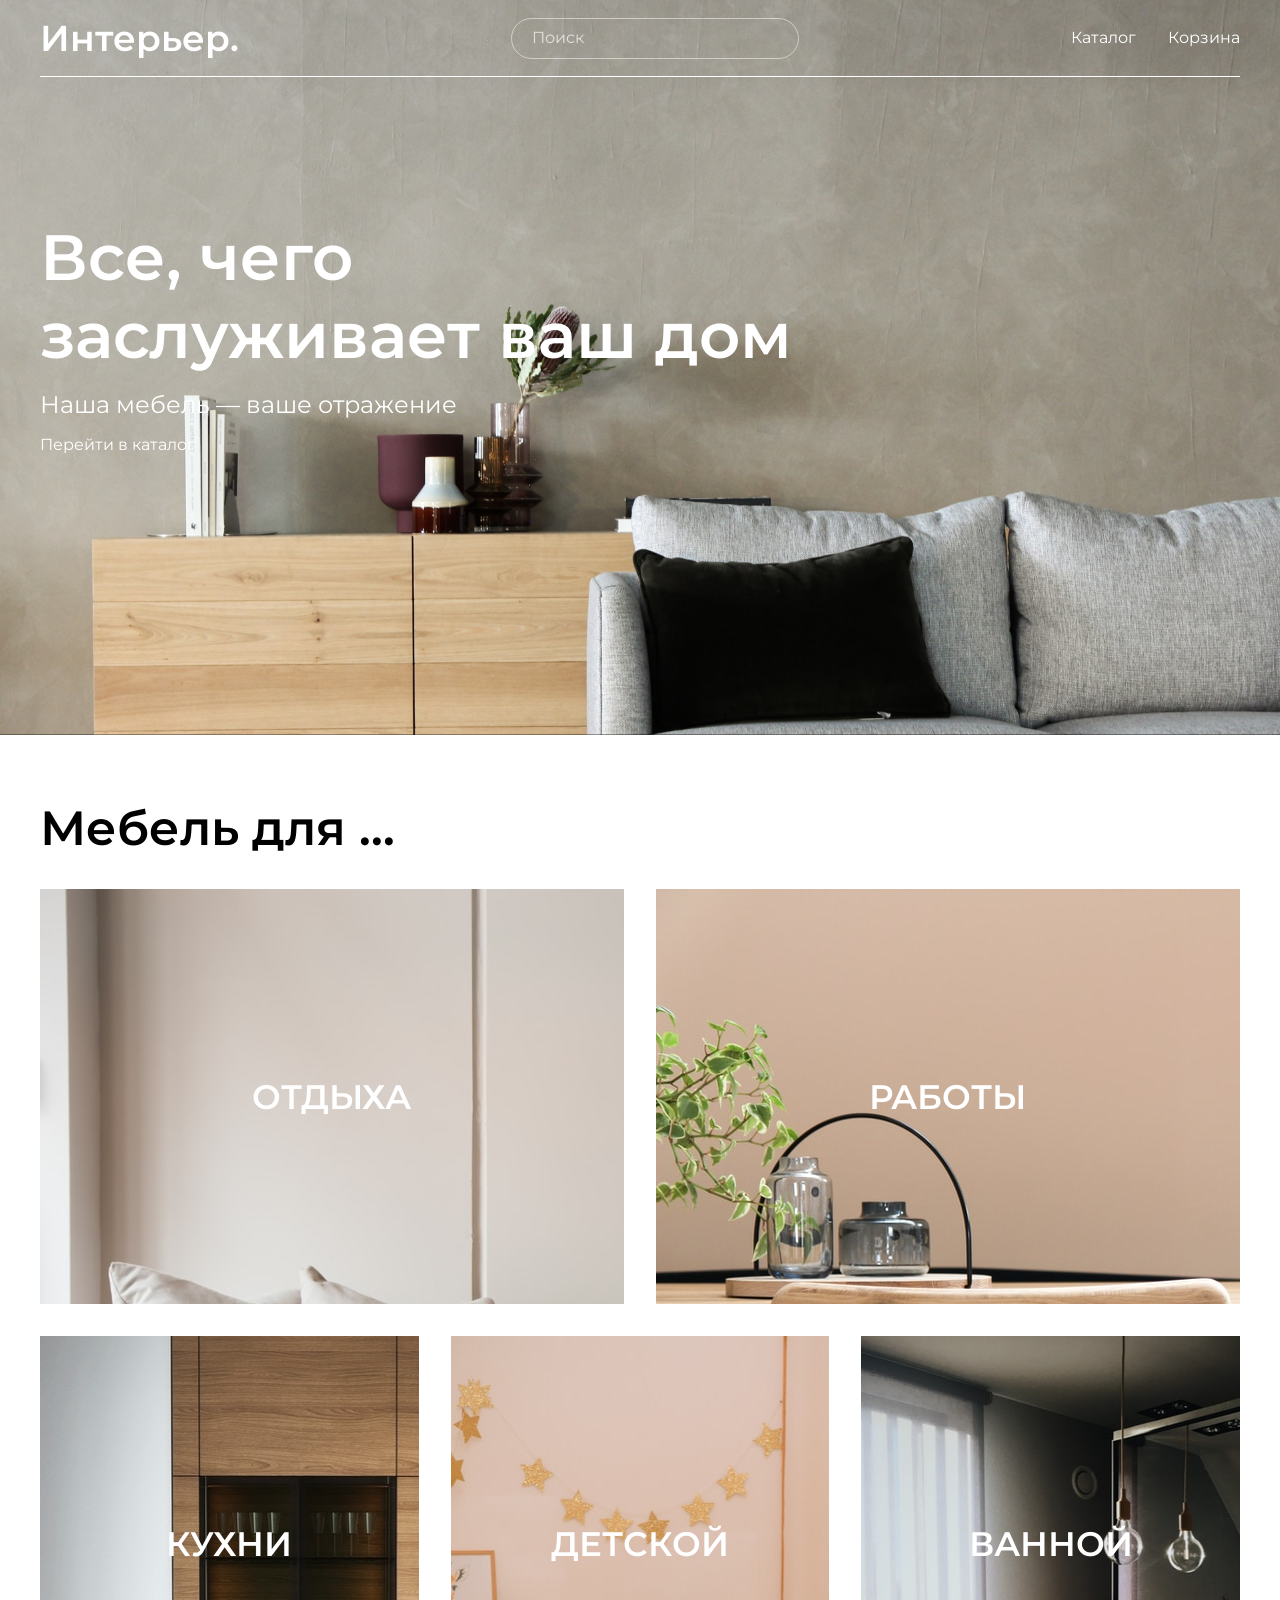
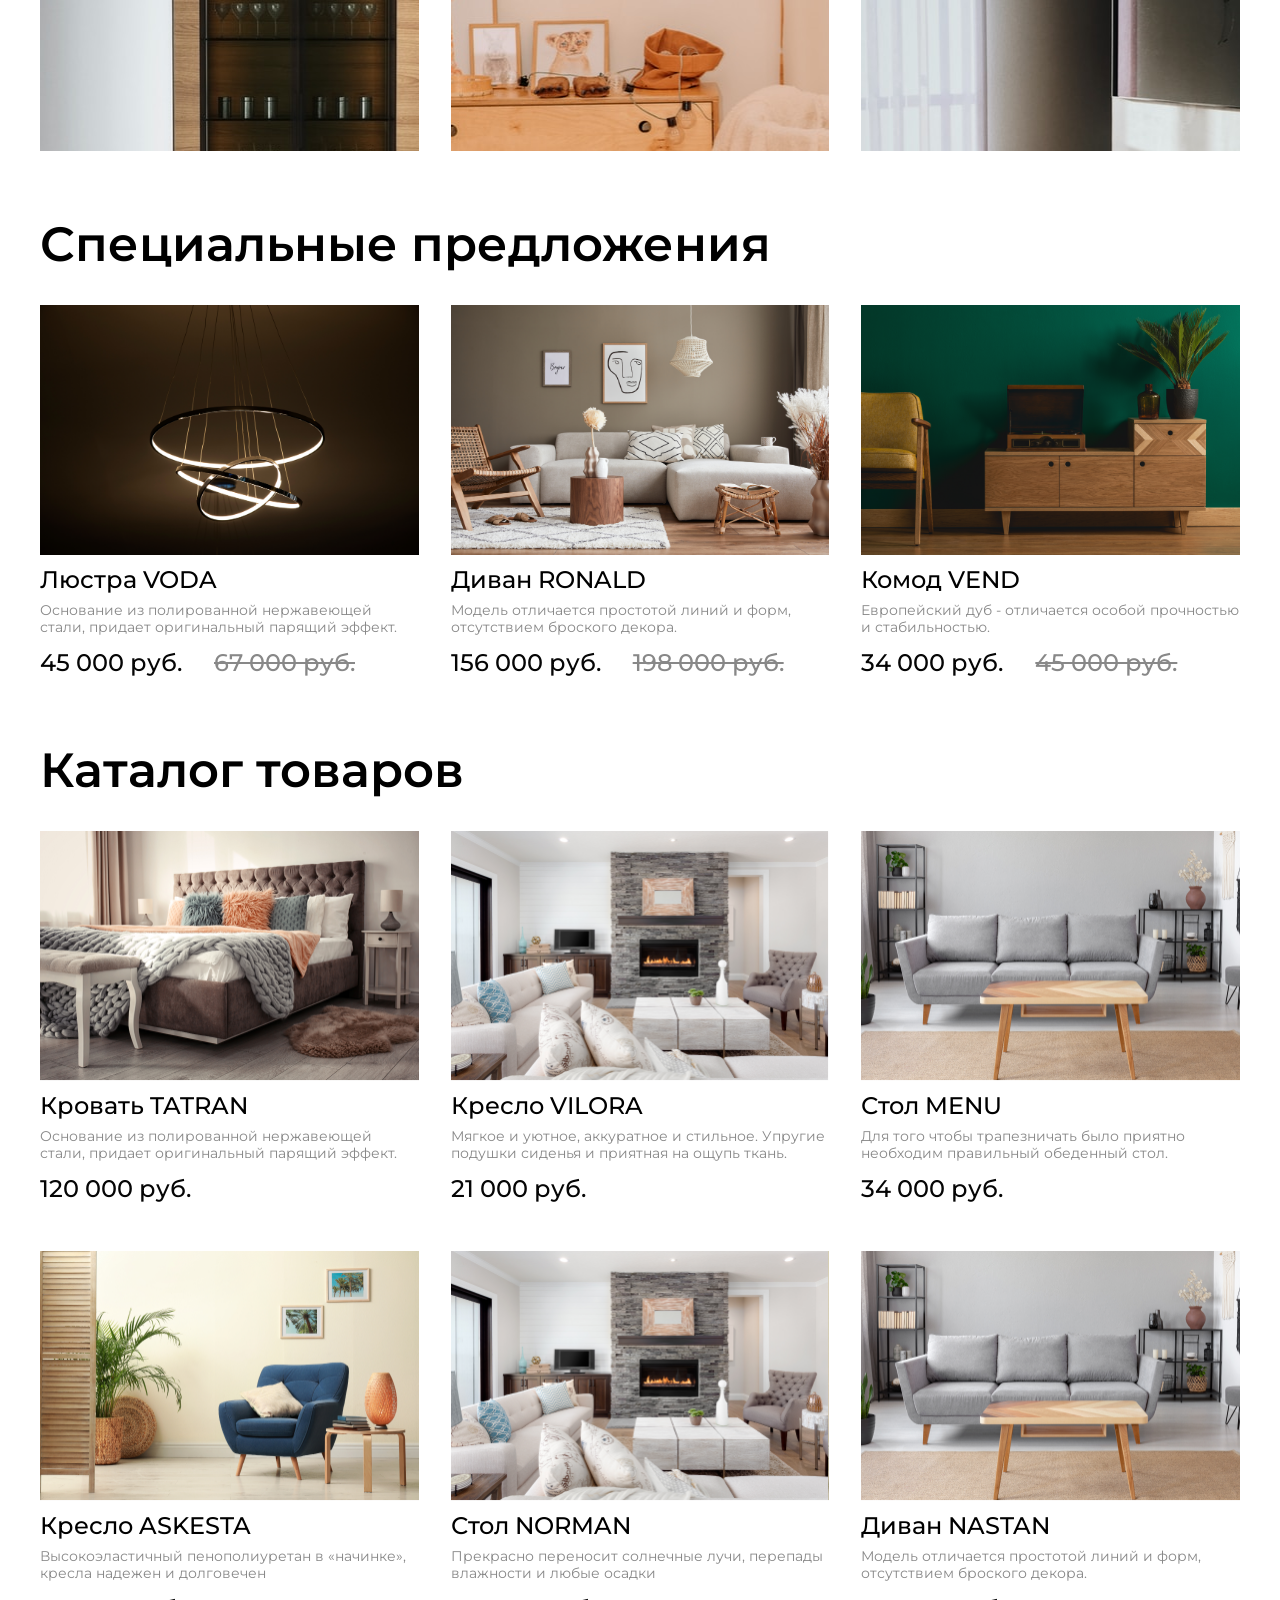
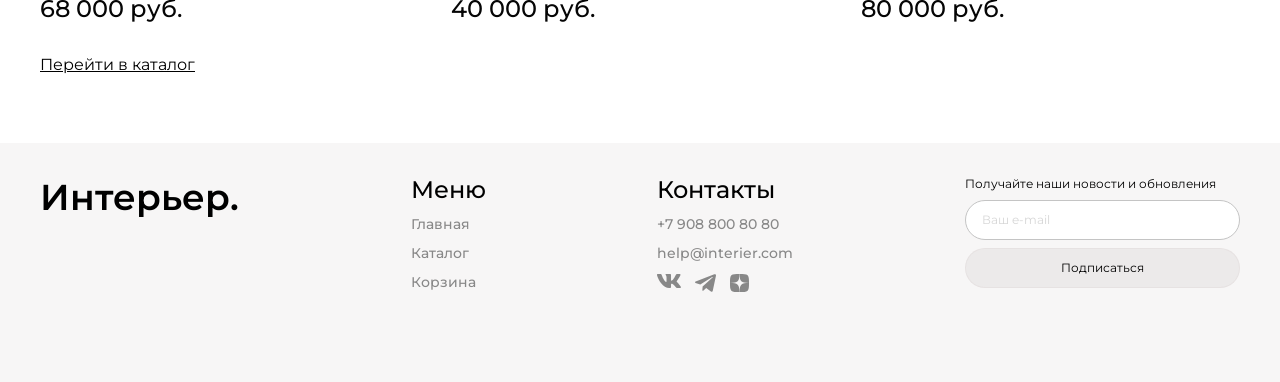
<file: index.html>
<!DOCTYPE html>
<html lang="en">

<head>
    <meta charset="UTF-8">
    <meta name="viewport" content="width=device-width, initial-scale=1.0">
    <title>Главная страница:</title>
    <link rel="stylesheet" href="style.css">
    <link rel="preconnect" href="https://fonts.googleapis.com">
    <link rel="preconnect" href="https://fonts.gstatic.com" crossorigin>
    <link href="https://fonts.googleapis.com/css2?family=Montserrat:ital,wght@0,100..900;1,100..900&display=swap"
        rel="stylesheet">
</head>

<body>
    <div class="top center">
        <header class="header">
            <p class="header__textstyle">Интерьер.</p>
            <input class="header__input" type="text" placeholder="Поиск">
            <nav class="header__menu">
                <a class="header__link" href="catalog.html">Каталог</a>
                <a class="header__link" href="cart.html">Корзина</a>
            </nav>
            <div class="menu-mob">
                <a class="menu-mob__icon" chref="#"><svg width="16" height="16" viewBox="0 0 16 16" fill="none"
                        xmlns="http://www.w3.org/2000/svg">
                        <path
                            d="M6.33569 0.103333C7.97081 0.0528479 9.56397 0.626612 10.7908 1.7088C12.0177 2.79117 12.7864 4.30064 12.9402 5.9295C13.0911 7.52844 12.6358 9.12315 11.6707 10.4041L15.0046 13.7371C15.0874 13.8199 15.1532 13.9181 15.198 14.0262C15.2428 14.1344 15.2664 14.2508 15.2664 14.368C15.2663 14.4851 15.2428 14.6016 15.198 14.7098C15.1532 14.8179 15.0874 14.9161 15.0046 14.9988C14.9219 15.0816 14.8237 15.1474 14.7156 15.1922C14.6073 15.237 14.4909 15.2596 14.3738 15.2596C14.2566 15.2596 14.1402 15.237 14.032 15.1922C13.9239 15.1474 13.8257 15.0816 13.7429 14.9988L10.4099 11.6649C9.12912 12.6326 7.5328 13.0893 5.93237 12.9393C4.30231 12.7863 2.79181 12.0177 1.70874 10.7899C0.62567 9.56202 0.0515812 7.9673 0.103271 6.33087C0.155085 4.69428 0.829358 3.13824 1.98804 1.98126C3.14566 0.82533 4.70053 0.153931 6.33569 0.103333ZM6.54565 1.909C5.31897 1.91399 4.14353 2.40292 3.27612 3.27032C2.40875 4.13773 1.91979 5.31319 1.91479 6.53986C1.90986 7.76646 2.3895 8.94574 3.24976 9.82013C3.68015 10.2575 4.19306 10.6052 4.75854 10.8436C5.32421 11.0819 5.93183 11.2063 6.54565 11.2088C7.15929 11.2113 7.76729 11.0918 8.33472 10.8582C8.90228 10.6245 9.41826 10.2805 9.85229 9.8465C10.2863 9.41245 10.6303 8.8965 10.864 8.32892C11.0977 7.76149 11.2171 7.1535 11.2146 6.53986C11.2121 5.92603 11.0877 5.31841 10.8494 4.75275C10.611 4.18724 10.2633 3.67437 9.82593 3.24396C8.95152 2.38368 7.77229 1.90404 6.54565 1.909Z"
                            fill="white" stroke="white" stroke-width="0.2" />
                    </svg>
                </a>
                <a class="menu-mob__icon" href="catalog.html"><svg width="20" height="20" viewBox="0 0 20 20"
                        fill="none" xmlns="http://www.w3.org/2000/svg">
                        <rect width="4.57143" height="4.57143" fill="white" />
                        <rect y="7.31427" width="4.57143" height="4.57143" fill="white" />
                        <rect y="14.6285" width="4.57143" height="4.57143" fill="white" />
                        <rect x="7.31348" y="7.31427" width="4.57143" height="4.57143" fill="white" />
                        <rect x="7.31348" y="14.6285" width="4.57143" height="4.57143" fill="white" />
                        <rect x="7.31348" width="4.57143" height="4.57143" fill="white" />
                        <rect x="14.6279" y="7.31427" width="4.57143" height="4.57143" fill="white" />
                        <rect x="14.6279" y="14.6285" width="4.57143" height="4.57143" fill="white" />
                        <rect x="14.6279" width="4.57143" height="4.57143" fill="white" />
                    </svg>
                </a>
                <a class="menu-mob__icon" href="cart.html"><svg width="19" height="17" viewBox="0 0 19 17" fill="none"
                        xmlns="http://www.w3.org/2000/svg">
                        <path
                            d="M11.4579 16.6667C12.0105 16.6667 12.5404 16.4472 12.9311 16.0565C13.3218 15.6658 13.5413 15.1359 13.5413 14.5833C13.5413 14.0308 13.3218 13.5009 12.9311 13.1102C12.5404 12.7195 12.0105 12.5 11.4579 12.5C10.9054 12.5 10.3755 12.7195 9.98478 13.1102C9.59408 13.5009 9.37459 14.0308 9.37459 14.5833C9.37459 15.1359 9.59408 15.6658 9.98478 16.0565C10.3755 16.4472 10.9054 16.6667 11.4579 16.6667ZM4.16626 16.6667C4.71879 16.6667 5.24869 16.4472 5.63939 16.0565C6.0301 15.6658 6.24959 15.1359 6.24959 14.5833C6.24959 14.0308 6.0301 13.5009 5.63939 13.1102C5.24869 12.7195 4.71879 12.5 4.16626 12.5C3.61372 12.5 3.08382 12.7195 2.69312 13.1102C2.30242 13.5009 2.08292 14.0308 2.08292 14.5833C2.08292 15.1359 2.30242 15.6658 2.69312 16.0565C3.08382 16.4472 3.61372 16.6667 4.16626 16.6667ZM17.7475 2.00312C18.0075 1.99474 18.2541 1.88554 18.4351 1.69863C18.6161 1.51171 18.7173 1.26174 18.7173 1.00156C18.7173 0.741387 18.6161 0.491411 18.4351 0.304497C18.2541 0.117584 18.0075 0.0083873 17.7475 0H16.5485C15.609 0 14.7965 0.652083 14.5923 1.56875L13.2871 7.44583C13.0829 8.3625 12.2704 9.01458 11.3308 9.01458H3.50584L2.00376 3.00417H11.7381C11.9957 2.99241 12.2389 2.88181 12.417 2.69537C12.5951 2.50892 12.6945 2.26099 12.6945 2.00312C12.6945 1.74526 12.5951 1.49733 12.417 1.31088C12.2389 1.12444 11.9957 1.01384 11.7381 1.00208H2.00376C1.69924 1.00199 1.39871 1.07133 1.12502 1.20483C0.851328 1.33832 0.611673 1.53246 0.424274 1.77248C0.236876 2.01251 0.106667 2.29209 0.0435467 2.59C-0.0195751 2.8879 -0.0139446 3.19627 0.0600071 3.49167L1.56209 9.5C1.67038 9.93354 1.92052 10.3184 2.27272 10.5934C2.62493 10.8684 3.05898 11.0178 3.50584 11.0177H11.3308C12.2425 11.0178 13.127 10.707 13.8381 10.1366C14.5493 9.56612 15.0446 8.77019 15.2423 7.88021L16.5485 2.00312H17.7475Z"
                            fill="white" />
                    </svg>
                </a>
            </div>
        </header>
        <hr class="top__line">
        <section class="hero">
            <div class="hero__title">
                Все, чего
                заслуживает ваш дом
            </div>
            <div>
                <p class="hero__textstyle">Наша мебель — ваше отражение</p>
                <a class="hero__link" href="catalog.html">Перейти в каталог</a>
            </div>
        </section>
    </div>
    <section class="for-box center">
        <h2 class="for-box__heading">Мебель для ...</h2>
        <div class="for">
            <div class="for__item for__item_1 for__item_big">
                <h3 class="for__text">ОТДЫХА</h3>
            </div>
            <div class="for__item for__item_2 for__item_big">
                <h3 class="for__text">РАБОТЫ</h3>
            </div>
            <div class="for__item for__item_3">
                <h3 class="for__text">КУХНИ</h3>
            </div>
            <div class="for__item for__item_4">
                <h3 class="for__text">ДЕТСКОЙ</h3>
            </div>
            <div class="for__item for__item_5">
                <h3 class="for__text">ВАННОЙ</h3>
            </div>
        </div>
    </section>
    <section>
        <div class="productpart center">
            <h2 class="productpart__offers">Специальные предложения</h2>
            <div class="productpart__box">
                <div class="product">
                    <div class="product__icons">
                        <svg class="product__icons-cart" width="24" height="24" viewBox="0 0 24 24" fill="none"
                            xmlns="http://www.w3.org/2000/svg">
                            <g clip-path="url(#clip0_53373_72)">
                                <path
                                    d="M7 8V6C7 4.67916 7.07093 2.93397 8 2C8.92908 1.06603 10.6861 1 12 1C13.3139 1 15.0709 1.06603 16 2C16.9291 2.93397 17 4.67916 17 6V8H20C20.2628 8 20.8142 7.81321 21 8C21.1858 8.18679 21 8.73583 21 9V21C21 21.2642 21.1858 21.8132 21 22C20.8142 22.1868 20.2628 22 20 22H4C3.73722 22 3.18582 22.1868 3 22C2.81419 21.8132 3 21.2642 3 21V9C3 8.73583 2.81419 8.18679 3 8C3.18582 7.81321 3.73722 8 4 8H7ZM7 10H5V20H19V10H17V12H15V10H9V12H7V10ZM9 8H15V6C15 5.2075 14.5575 4.56038 14 4C13.4426 3.43962 12.7884 3 12 3C11.2117 3 10.5575 3.43962 10 4C9.44256 4.56038 9 5.2075 9 6V8Z"
                                    fill="#C4C4C4" />
                            </g>
                            <defs>
                                <clipPath id="clip0_53373_72">
                                    <rect width="24" height="24" fill="white" />
                                </clipPath>
                            </defs>
                        </svg>
                        <svg class="product__icons-favourites" width="20" height="18" viewBox="0 0 20 18" fill="none"
                            xmlns="http://www.w3.org/2000/svg">
                            <path
                                d="M10 18.0011C9.35502 17.4291 8.62602 16.8341 7.85502 16.2011H7.84502C5.13002 13.9811 2.05302 11.4691 0.694023 8.45912C0.24754 7.50085 0.0109268 6.45825 1.1406e-05 5.40112C-0.00297039 3.95061 0.578794 2.56011 1.61383 1.54389C2.64887 0.527673 4.04981 -0.0284812 5.50002 0.00112428C6.68065 0.00298908 7.83586 0.344205 8.82802 0.984124C9.26399 1.26709 9.65844 1.60938 10 2.00112C10.3435 1.61092 10.7381 1.26883 11.173 0.984124C12.1648 0.344079 13.3197 0.00284283 14.5 0.00112428C15.9502 -0.0284812 17.3512 0.527673 18.3862 1.54389C19.4213 2.56011 20.003 3.95061 20 5.40112C19.9898 6.45994 19.7532 7.50432 19.306 8.46412C17.947 11.4741 14.871 13.9851 12.156 16.2011L12.146 16.2091C11.374 16.8381 10.646 17.4331 10.001 18.0091L10 18.0011ZM5.50002 2.00112C4.56853 1.98947 3.67009 2.34597 3.00002 2.99312C2.35441 3.62729 1.99358 4.49617 1.99994 5.40112C2.01135 6.17163 2.18585 6.93098 2.51202 7.62912C3.15353 8.92783 4.01913 10.1032 5.06902 11.1011C6.06002 12.1011 7.20002 13.0691 8.18602 13.8831C8.45902 14.1081 8.73702 14.3351 9.01502 14.5621L9.19002 14.7051C9.45702 14.9231 9.73302 15.1491 10 15.3711L10.013 15.3591L10.019 15.3541H10.025L10.034 15.3471H10.039H10.044L10.062 15.3321L10.103 15.2991L10.11 15.2931L10.121 15.2851H10.127L10.136 15.2771L10.8 14.7321L10.974 14.5891C11.255 14.3601 11.533 14.1331 11.806 13.9081C12.792 13.0941 13.933 12.1271 14.924 11.1221C15.9741 10.1247 16.8397 8.94964 17.481 7.65112C17.8131 6.94693 17.9901 6.17963 18.0001 5.40112C18.0042 4.49896 17.6435 3.63342 17 3.00112C16.3312 2.35104 15.4326 1.99161 14.5 2.00112C13.3619 1.99145 12.274 2.46849 11.51 3.31212L10 5.05212L8.49002 3.31212C7.72609 2.46849 6.6381 1.99145 5.50002 2.00112Z"
                                fill="#C4C4C4" />
                        </svg>
                    </div>
                    <img class="product__img" src="img/special_offers_img1.jpg" alt="Продукт">
                    <h3 class="product__name">Люстра VODA</h3>
                    <p class="product__desc">Основание из полированной нержавеющей стали, придает оригинальный
                        парящий
                        эффект.
                    </p>
                    <div class="product__price">
                        <p class="product__discount">45 000 руб.</p>
                        <p class="product__cost">67 000 руб.</p>
                    </div>
                </div>
                <div class="product">
                    <img class="product__img" src="img/special_offers_img2.jpg" alt="Продукт">
                    <h3 class="product__name">Диван RONALD</h3>
                    <p class="product__desc">Модель отличается простотой линий и форм, отсутствием броского декора.
                    </p>
                    <div class="product__price">
                        <p class="product__discount">156 000 руб.</p>
                        <p class="product__cost">198 000 руб.</p>
                    </div>
                </div>
                <div class="product">
                    <img class="product__img" src="img/special_offers_img3.jpg" alt="Продукт">
                    <h3 class="product__name">Комод VEND</h3>
                    <p class="product__desc">Европейский дуб - отличается особой прочностью и стабильностью.
                    </p>
                    <div class="product__price">
                        <p class="product__discount">34 000 руб.</p>
                        <p class="product__cost">45 000 руб.</p>
                    </div>
                </div>
            </div>
        </div>
    </section>
    <section>
        <div class="productpart center">
            <div class="productpart__pageelement">
                <h2 class="productpart__offers">Каталог товаров</h2>
            </div>
            <div class="productpart__box">
                <article class="product">
                    <div>
                        <img class="product__img" src="img/product_catalog_img1.png" alt="Продукт">
                        <h3 class="product__name">Кровать TATRAN</h3>
                        <p class="product__desc">Основание из полированной нержавеющей стали, придает оригинальный
                            парящий эффект.
                        </p>
                        <div class="product__price">
                            <p class="product__discount">120 000 руб.</p>
                        </div>
                    </div>
                </article>
                <article class="product">
                    <div>
                        <img class="product__img" src="img/product_catalog_img2.png" alt="Продукт">
                        <h3 class="product__name">Кресло VILORA</h3>
                        <p class="product__desc">Мягкое и уютное, аккуратное и стильное. Упругие подушки сиденья и
                            приятная на ощупь ткань.
                        </p>
                        <div class="product__price">
                            <p class="product__discount">21 000 руб.</p>
                        </div>
                    </div>
                </article>
                <article class="product">
                    <div>
                        <img class="product__img" src="img/product_catalog_img3.png" alt="Продукт">
                        <h3 class="product__name">Стол MENU</h3>
                        <p class="product__desc">Для того чтобы трапезничать было приятно необходим правильный
                            обеденный стол.
                        </p>
                        <div class="product__price">
                            <p class="product__discount">34 000 руб.</p>
                        </div>
                    </div>
                </article>
                <article class="product">
                    <div>
                        <img class="product__img" src="img/product_catalog_img4.png" alt="Продукт">
                        <h3 class="product__name">Кресло ASKESTA</h3>
                        <p class="product__desc">Высокоэластичный пенополиуретан в «начинке», кресла надежен и
                            долговечен
                        </p>
                        <div class="product__price">
                            <p class="product__discount">68 000 руб.</p>
                        </div>
                    </div>
                </article>
                <article class="product">
                    <div>
                        <img class="product__img" src="img/product_catalog_img5.png" alt="Продукт">
                        <h3 class="product__name">Стол NORMAN</h3>
                        <p class="product__desc">Прекрасно переносит солнечные лучи, перепады влажности и любые
                            осадки
                        </p>
                        <div class="product__price">
                            <p class="product__discount">40 000 руб.</p>
                        </div>
                    </div>
                </article>
                <article class="product">
                    <div>
                        <img class="product__img" src="img/product_catalog_img6.png" alt="Продукт">
                        <h3 class="product__name">Диван NASTAN</h3>
                        <p class="product__desc">Модель отличается простотой линий и форм, отсутствием броского
                            декора.
                        </p>
                        <div class="product__price">
                            <p class="product__discount">80 000 руб.</p>
                        </div>
                    </div>
                </article>
            </div>
        </div>
    </section>

    <div class="pageelement center">
        <a class="pageelement__link" href="catalog.html">Перейти в каталог</a>
    </div>
    <div class="pageelementmob center">
        <a class="pageelementmob__link" href="catalog.html">Перейти в каталог</a>
    </div>

    <footer class="footer">
        <div class="footer__content center">
            <div class="footer__title-box">
                <h4 class="footer__title">Интерьер.</h4>
            </div>
            <div>
                <h4 class="footer__text">Меню</h4>
                <nav>
                    <ul class="footer__menu">
                        <li><a class="footer__link" href="index.html">Главная</a></li>
                        <li><a class="footer__link" href="catalog.html">Каталог</a></li>
                        <li><a class="footer__link" href="cart.html">Корзина</a></li>
                    </ul>
                </nav>
            </div>
            <div class="footer__contacts">
                <h4 class="footer__text">Контакты</h4>
                <a class="footer__link" href="">+7 908 800 80 80</a>
                <a class="footer__link" href="">help@interier.com</a>
                <div class="footer__social">
                    <a class="footer__social-link" href="https://vk.com"><img src="vk.svg" alt="ВКонтакте"></a>
                    <a class="footer__social-link" href="https://web.telegram.org"><img src="telegram.svg"
                            alt="Телеграмм"></a>
                    <a class="footer__social-link" href="https://dzen.ru"><img src="dzen.svg" alt="ДЗЕН"></a>
                </div>
            </div>
            <form class="form" action="#">
                <p class="form__text">Получайте наши новости и обновления</p>
                <input class="form__input" type="email" placeholder="Ваш e-mail">
                <button class="form__btn">Подписаться</button>
            </form>
        </div>
    </footer>
</body>

</html>
</file>
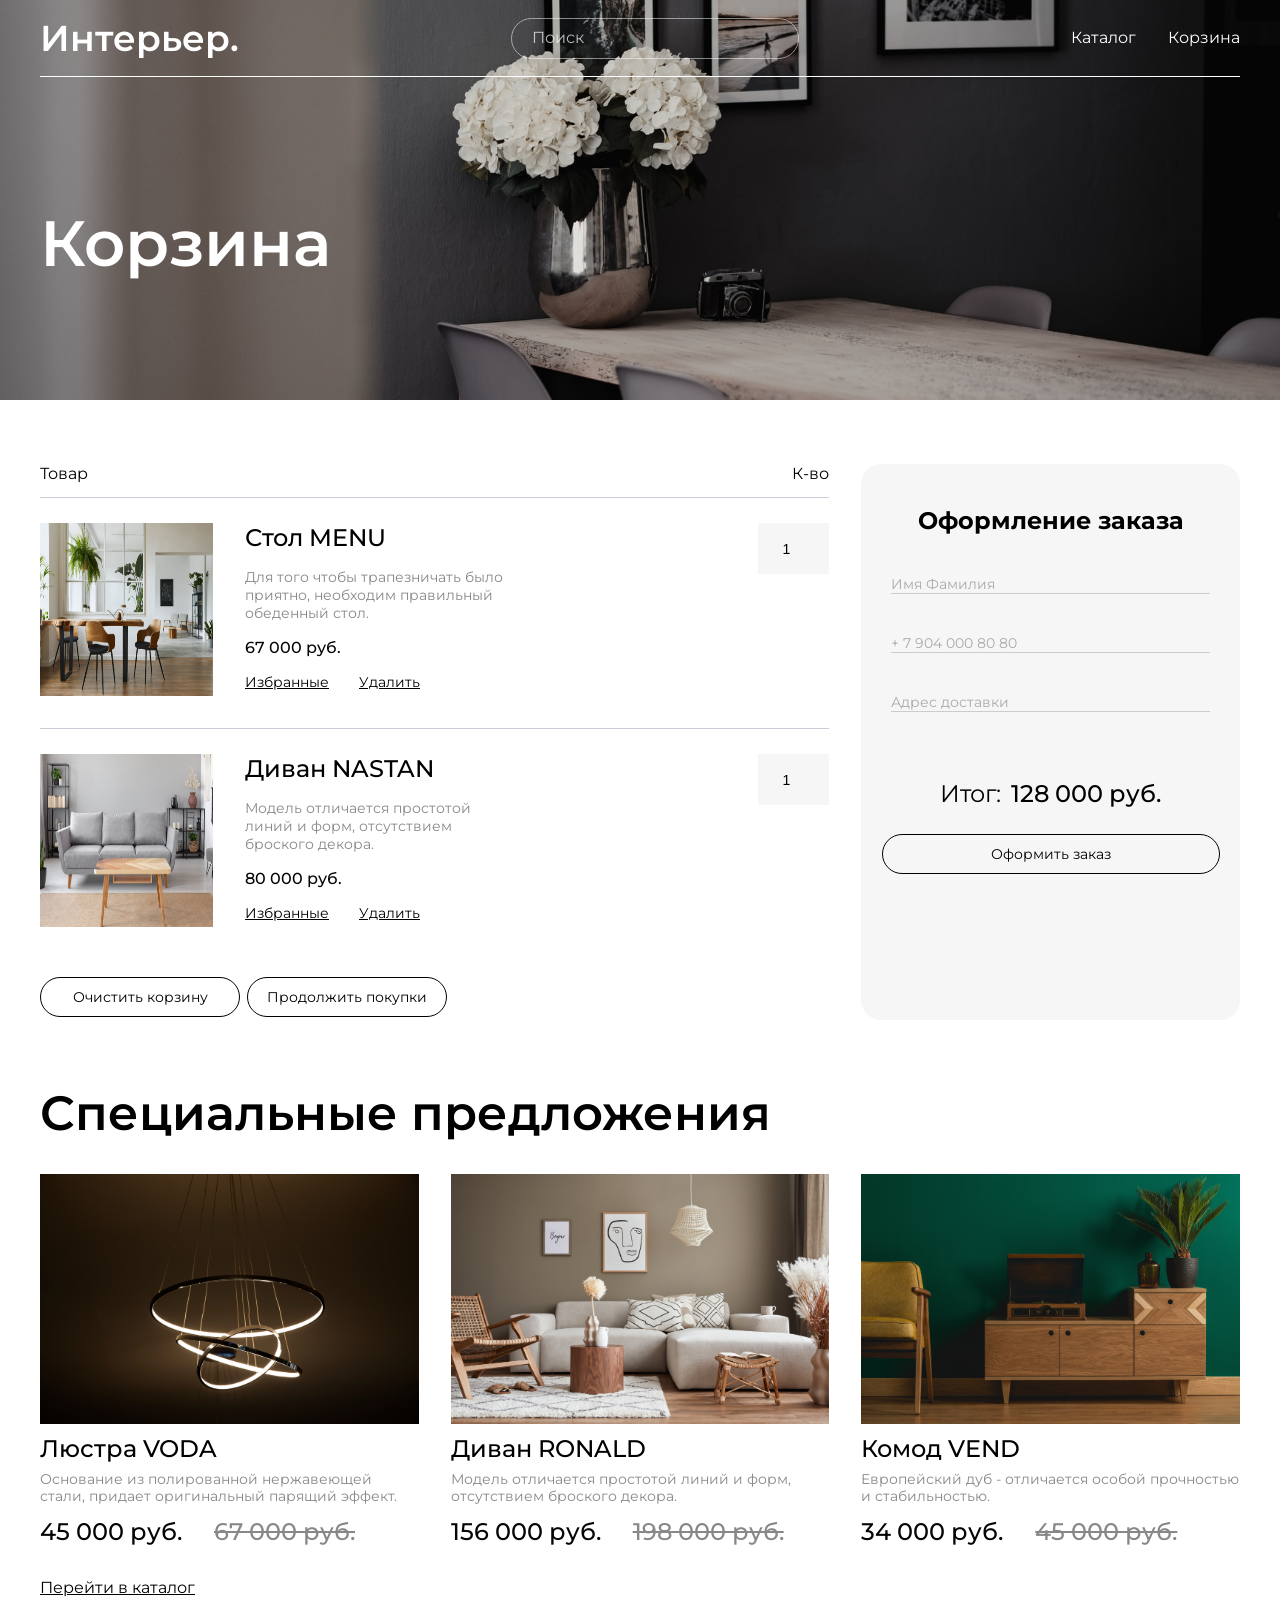
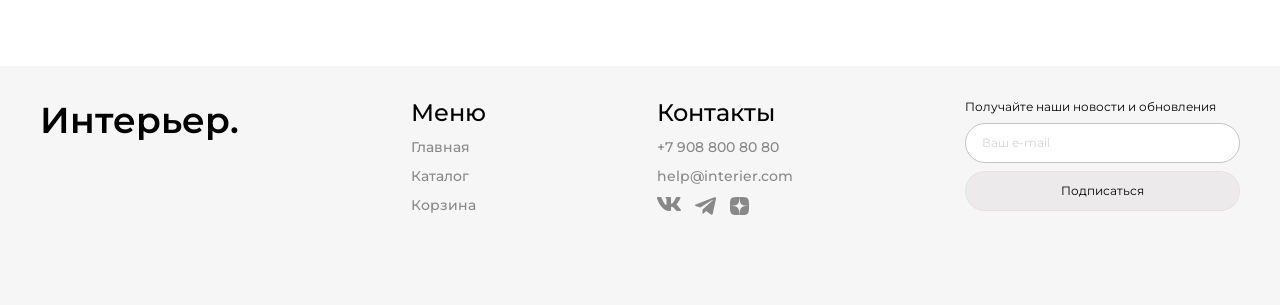
<file: cart.html>
<!DOCTYPE html>
<html lang="en">

<head>
    <meta charset="UTF-8">
    <meta name="viewport" content="width=device-width, initial-scale=1.0">
    <title>Корзина:</title>
    <link rel="stylesheet" href="style.css">
    <link rel="preconnect" href="https://fonts.googleapis.com">
    <link rel="preconnect" href="https://fonts.gstatic.com" crossorigin>
    <link href="https://fonts.googleapis.com/css2?family=Montserrat:ital,wght@0,100..900;1,100..900&display=swap"
        rel="stylesheet">
</head>

<body>
    <div class="top-cart center">
        <header class="header">
            <p class="header__textstyle">Интерьер.</p>
            <input class="header__input" type="text" placeholder="Поиск">
            <nav class="header__menu">
                <a class="header__link" href="catalog.html">Каталог</a>
                <a class="header__link" href="cart.html">Корзина</a>
            </nav>
            <div class="menu-mob">
                <a class="menu-mob__icon" href="#"><svg width="16" height="16" viewBox="0 0 16 16" fill="none"
                        xmlns="http://www.w3.org/2000/svg">
                        <path
                            d="M6.33569 0.103333C7.97081 0.0528479 9.56397 0.626612 10.7908 1.7088C12.0177 2.79117 12.7864 4.30064 12.9402 5.9295C13.0911 7.52844 12.6358 9.12315 11.6707 10.4041L15.0046 13.7371C15.0874 13.8199 15.1532 13.9181 15.198 14.0262C15.2428 14.1344 15.2664 14.2508 15.2664 14.368C15.2663 14.4851 15.2428 14.6016 15.198 14.7098C15.1532 14.8179 15.0874 14.9161 15.0046 14.9988C14.9219 15.0816 14.8237 15.1474 14.7156 15.1922C14.6073 15.237 14.4909 15.2596 14.3738 15.2596C14.2566 15.2596 14.1402 15.237 14.032 15.1922C13.9239 15.1474 13.8257 15.0816 13.7429 14.9988L10.4099 11.6649C9.12912 12.6326 7.5328 13.0893 5.93237 12.9393C4.30231 12.7863 2.79181 12.0177 1.70874 10.7899C0.62567 9.56202 0.0515812 7.9673 0.103271 6.33087C0.155085 4.69428 0.829358 3.13824 1.98804 1.98126C3.14566 0.82533 4.70053 0.153931 6.33569 0.103333ZM6.54565 1.909C5.31897 1.91399 4.14353 2.40292 3.27612 3.27032C2.40875 4.13773 1.91979 5.31319 1.91479 6.53986C1.90986 7.76646 2.3895 8.94574 3.24976 9.82013C3.68015 10.2575 4.19306 10.6052 4.75854 10.8436C5.32421 11.0819 5.93183 11.2063 6.54565 11.2088C7.15929 11.2113 7.76729 11.0918 8.33472 10.8582C8.90228 10.6245 9.41826 10.2805 9.85229 9.8465C10.2863 9.41245 10.6303 8.8965 10.864 8.32892C11.0977 7.76149 11.2171 7.1535 11.2146 6.53986C11.2121 5.92603 11.0877 5.31841 10.8494 4.75275C10.611 4.18724 10.2633 3.67437 9.82593 3.24396C8.95152 2.38368 7.77229 1.90404 6.54565 1.909Z"
                            fill="white" stroke="white" stroke-width="0.2" />
                    </svg>
                </a>
                <a class="menu-mob__icon" href="catalog.html"><svg width="20" height="20" viewBox="0 0 20 20"
                        fill="none" xmlns="http://www.w3.org/2000/svg">
                        <rect width="4.57143" height="4.57143" fill="white" />
                        <rect y="7.31427" width="4.57143" height="4.57143" fill="white" />
                        <rect y="14.6285" width="4.57143" height="4.57143" fill="white" />
                        <rect x="7.31348" y="7.31427" width="4.57143" height="4.57143" fill="white" />
                        <rect x="7.31348" y="14.6285" width="4.57143" height="4.57143" fill="white" />
                        <rect x="7.31348" width="4.57143" height="4.57143" fill="white" />
                        <rect x="14.6279" y="7.31427" width="4.57143" height="4.57143" fill="white" />
                        <rect x="14.6279" y="14.6285" width="4.57143" height="4.57143" fill="white" />
                        <rect x="14.6279" width="4.57143" height="4.57143" fill="white" />
                    </svg>
                </a>
                <a class="menu-mob__icon" href="cart.html"><svg width="19" height="17" viewBox="0 0 19 17" fill="none"
                        xmlns="http://www.w3.org/2000/svg">
                        <path
                            d="M11.4579 16.6667C12.0105 16.6667 12.5404 16.4472 12.9311 16.0565C13.3218 15.6658 13.5413 15.1359 13.5413 14.5833C13.5413 14.0308 13.3218 13.5009 12.9311 13.1102C12.5404 12.7195 12.0105 12.5 11.4579 12.5C10.9054 12.5 10.3755 12.7195 9.98478 13.1102C9.59408 13.5009 9.37459 14.0308 9.37459 14.5833C9.37459 15.1359 9.59408 15.6658 9.98478 16.0565C10.3755 16.4472 10.9054 16.6667 11.4579 16.6667ZM4.16626 16.6667C4.71879 16.6667 5.24869 16.4472 5.63939 16.0565C6.0301 15.6658 6.24959 15.1359 6.24959 14.5833C6.24959 14.0308 6.0301 13.5009 5.63939 13.1102C5.24869 12.7195 4.71879 12.5 4.16626 12.5C3.61372 12.5 3.08382 12.7195 2.69312 13.1102C2.30242 13.5009 2.08292 14.0308 2.08292 14.5833C2.08292 15.1359 2.30242 15.6658 2.69312 16.0565C3.08382 16.4472 3.61372 16.6667 4.16626 16.6667ZM17.7475 2.00312C18.0075 1.99474 18.2541 1.88554 18.4351 1.69863C18.6161 1.51171 18.7173 1.26174 18.7173 1.00156C18.7173 0.741387 18.6161 0.491411 18.4351 0.304497C18.2541 0.117584 18.0075 0.0083873 17.7475 0H16.5485C15.609 0 14.7965 0.652083 14.5923 1.56875L13.2871 7.44583C13.0829 8.3625 12.2704 9.01458 11.3308 9.01458H3.50584L2.00376 3.00417H11.7381C11.9957 2.99241 12.2389 2.88181 12.417 2.69537C12.5951 2.50892 12.6945 2.26099 12.6945 2.00312C12.6945 1.74526 12.5951 1.49733 12.417 1.31088C12.2389 1.12444 11.9957 1.01384 11.7381 1.00208H2.00376C1.69924 1.00199 1.39871 1.07133 1.12502 1.20483C0.851328 1.33832 0.611673 1.53246 0.424274 1.77248C0.236876 2.01251 0.106667 2.29209 0.0435467 2.59C-0.0195751 2.8879 -0.0139446 3.19627 0.0600071 3.49167L1.56209 9.5C1.67038 9.93354 1.92052 10.3184 2.27272 10.5934C2.62493 10.8684 3.05898 11.0178 3.50584 11.0177H11.3308C12.2425 11.0178 13.127 10.707 13.8381 10.1366C14.5493 9.56612 15.0446 8.77019 15.2423 7.88021L16.5485 2.00312H17.7475Z"
                            fill="white" />
                    </svg>
                </a>
            </div>
        </header>
        <hr class="top-cart__line">
        <h1 class="heading-big">Корзина</h1>
    </div>
    <div class="cart center">
        <div class="cart__content">
            <div class="cart__name-box">
                <p class="cart__name-product">Товар</p>
                <p class="cart__name-product">К-во</p>
            </div>
            <div class="cart__item">
                <div class="cart__left">
                    <img class="cart__img" src="img/cart_item1.png" alt="cart_image">
                    <div class="cart__info">
                        <h4 class="cart__title">Стол MENU</h4>
                        <p class="cart__description">Для того чтобы трапезничать было приятно, необходим правильный
                            обеденный стол.</p>
                        <p class="cart__cost">67 000 руб.</p>
                        <div class="cart__link-box">
                            <a class="cart__link" href="#">Избранные</a>
                            <a class="cart__link" href="#">Удалить</a>
                        </div>
                    </div>
                </div>
                <input type="number" value="1" min="1" class="cart__number">
            </div>
            <div class="cart__item">
                <div class="cart__left">
                    <img class="cart__img" src="img/cart_item2.png" alt="cart_image">
                    <div class="cart__info">
                        <h4 class="cart__title">Диван NASTAN</h4>
                        <p class="cart__description">Модель отличается простотой линий и форм, отсутствием броского
                            декора.</p>
                        <p class="cart__cost">80 000 руб.</p>
                        <div class="cart__link-box">
                            <a class="cart__link" href="#">Избранные</a>
                            <a class="cart__link" href="#">Удалить</a>
                        </div>
                    </div>
                </div>
                <input type="number" value="1" min="1" class="cart__number">
            </div>
            <div class="cart__buttonblock">
                <form class="cart__button-form" action="#">
                    <button class="cart__form-btn1">Очистить корзину</button>
                </form>
                <form class="cart__button-form" action="catalog.html">
                    <button class="cart__form-btn2">Продолжить покупки</button>
                </form>
            </div>
        </div>
        <div class="cart__form">
            <h3 class="cart__form-title">Оформление заказа</h3>
            <div class="cart__form-personInfo">
                <input type="text" class="cart__input" placeholder="Имя Фамилия">
                <input type="tel" class="cart__input" placeholder="+ 7 904 000 80 80">
                <input type="text" class="cart__input" placeholder="Адрес доставки">
            </div>
            <div class="cart__form-priceandbutton">
                <div class="cart__formresume">
                    <p class="cart__form-resume">Итог:</p>
                    <p class="cart__form-price">128 000 руб.</p>
                </div>
                <form class="cart__button-form" action="#">
                    <button class="cart__form-orderbtn">Оформить заказ</button>
                </form>
            </div>
        </div>
    </div>
    <section>
        <div class="productpart center">
            <h2 class="productpart__offers">Специальные предложения</h2>
            <div class="productpart__box">
                <div class="product">
                    <div class="product__icons">
                        <svg class="product__icons-cart" width="24" height="24" viewBox="0 0 24 24" fill="none"
                            xmlns="http://www.w3.org/2000/svg">
                            <g clip-path="url(#clip0_53373_72)">
                                <path
                                    d="M7 8V6C7 4.67916 7.07093 2.93397 8 2C8.92908 1.06603 10.6861 1 12 1C13.3139 1 15.0709 1.06603 16 2C16.9291 2.93397 17 4.67916 17 6V8H20C20.2628 8 20.8142 7.81321 21 8C21.1858 8.18679 21 8.73583 21 9V21C21 21.2642 21.1858 21.8132 21 22C20.8142 22.1868 20.2628 22 20 22H4C3.73722 22 3.18582 22.1868 3 22C2.81419 21.8132 3 21.2642 3 21V9C3 8.73583 2.81419 8.18679 3 8C3.18582 7.81321 3.73722 8 4 8H7ZM7 10H5V20H19V10H17V12H15V10H9V12H7V10ZM9 8H15V6C15 5.2075 14.5575 4.56038 14 4C13.4426 3.43962 12.7884 3 12 3C11.2117 3 10.5575 3.43962 10 4C9.44256 4.56038 9 5.2075 9 6V8Z"
                                    fill="#C4C4C4" />
                            </g>
                            <defs>
                                <clipPath id="clip0_53373_72">
                                    <rect width="24" height="24" fill="white" />
                                </clipPath>
                            </defs>
                        </svg>
                        <svg class="product__icons-favourites" width="20" height="18" viewBox="0 0 20 18" fill="none"
                            xmlns="http://www.w3.org/2000/svg">
                            <path
                                d="M10 18.0011C9.35502 17.4291 8.62602 16.8341 7.85502 16.2011H7.84502C5.13002 13.9811 2.05302 11.4691 0.694023 8.45912C0.24754 7.50085 0.0109268 6.45825 1.1406e-05 5.40112C-0.00297039 3.95061 0.578794 2.56011 1.61383 1.54389C2.64887 0.527673 4.04981 -0.0284812 5.50002 0.00112428C6.68065 0.00298908 7.83586 0.344205 8.82802 0.984124C9.26399 1.26709 9.65844 1.60938 10 2.00112C10.3435 1.61092 10.7381 1.26883 11.173 0.984124C12.1648 0.344079 13.3197 0.00284283 14.5 0.00112428C15.9502 -0.0284812 17.3512 0.527673 18.3862 1.54389C19.4213 2.56011 20.003 3.95061 20 5.40112C19.9898 6.45994 19.7532 7.50432 19.306 8.46412C17.947 11.4741 14.871 13.9851 12.156 16.2011L12.146 16.2091C11.374 16.8381 10.646 17.4331 10.001 18.0091L10 18.0011ZM5.50002 2.00112C4.56853 1.98947 3.67009 2.34597 3.00002 2.99312C2.35441 3.62729 1.99358 4.49617 1.99994 5.40112C2.01135 6.17163 2.18585 6.93098 2.51202 7.62912C3.15353 8.92783 4.01913 10.1032 5.06902 11.1011C6.06002 12.1011 7.20002 13.0691 8.18602 13.8831C8.45902 14.1081 8.73702 14.3351 9.01502 14.5621L9.19002 14.7051C9.45702 14.9231 9.73302 15.1491 10 15.3711L10.013 15.3591L10.019 15.3541H10.025L10.034 15.3471H10.039H10.044L10.062 15.3321L10.103 15.2991L10.11 15.2931L10.121 15.2851H10.127L10.136 15.2771L10.8 14.7321L10.974 14.5891C11.255 14.3601 11.533 14.1331 11.806 13.9081C12.792 13.0941 13.933 12.1271 14.924 11.1221C15.9741 10.1247 16.8397 8.94964 17.481 7.65112C17.8131 6.94693 17.9901 6.17963 18.0001 5.40112C18.0042 4.49896 17.6435 3.63342 17 3.00112C16.3312 2.35104 15.4326 1.99161 14.5 2.00112C13.3619 1.99145 12.274 2.46849 11.51 3.31212L10 5.05212L8.49002 3.31212C7.72609 2.46849 6.6381 1.99145 5.50002 2.00112Z"
                                fill="#C4C4C4" />
                        </svg>
                    </div>
                    <img class="product__img" src="img/special_offers_img1.jpg" alt="Продукт">
                    <h3 class="product__name">Люстра VODA</h3>
                    <p class="product__desc">Основание из полированной нержавеющей стали, придает оригинальный
                        парящий
                        эффект.
                    </p>
                    <div class="product__price">
                        <p class="product__discount">45 000 руб.</p>
                        <p class="product__cost">67 000 руб.</p>
                    </div>
                </div>
                <div class="product">
                    <img class="product__img" src="img/special_offers_img2.jpg" alt="Продукт">
                    <h3 class="product__name">Диван RONALD</h3>
                    <p class="product__desc">Модель отличается простотой линий и форм, отсутствием броского декора.
                    </p>
                    <div class="product__price">
                        <p class="product__discount">156 000 руб.</p>
                        <p class="product__cost">198 000 руб.</p>
                    </div>
                </div>
                <div class="product">
                    <img class="product__img" src="img/special_offers_img3.jpg" alt="Продукт">
                    <h3 class="product__name">Комод VEND</h3>
                    <p class="product__desc">Европейский дуб - отличается особой прочностью и стабильностью.
                    </p>
                    <div class="product__price">
                        <p class="product__discount">34 000 руб.</p>
                        <p class="product__cost">45 000 руб.</p>
                    </div>
                </div>
            </div>
        </div>
    </section>

    <div class="pageelement center">
        <a class="pageelement__link" href="catalog.html">Перейти в каталог</a>
    </div>

    <div class="pageelementmob center">
        <a class="pageelementmob__link" href="catalog.html">Показать еще</a>
    </div>

    <footer class="footer">
        <div class="footer__content center">
            <div class="footer__title-box">
                <h4 class="footer__title">Интерьер.</h4>
            </div>
            <div>
                <h4 class="footer__text">Меню</h4>
                <nav>
                    <ul class="footer__menu">
                        <li><a class="footer__link" href="index.html">Главная</a></li>
                        <li><a class="footer__link" href="catalog.html">Каталог</a></li>
                        <li><a class="footer__link" href="cart.html">Корзина</a></li>
                    </ul>
                </nav>
            </div>
            <div class="footer__contacts">
                <h4 class="footer__text">Контакты</h4>
                <a class="footer__link" href="">+7 908 800 80 80</a>
                <a class="footer__link" href="">help@interier.com</a>
                <div class="footer__social">
                    <a class="footer__social-link" href="https://vk.com"><img src="vk.svg" alt="ВКонтакте"></a>
                    <a class="footer__social-link" href="https://web.telegram.org"><img src="telegram.svg"
                            alt="Телеграмм"></a>
                    <a class="footer__social-link" href="https://dzen.ru"><img src="dzen.svg" alt="ДЗЕН"></a>
                </div>
            </div>
            <form class="form" action="#">
                <p class="form__text">Получайте наши новости и обновления</p>
                <input class="form__input" type="email" placeholder="Ваш e-mail">
                <button class="form__btn">Подписаться</button>
            </form>
        </div>
    </footer>
</body>

</html>
</file>
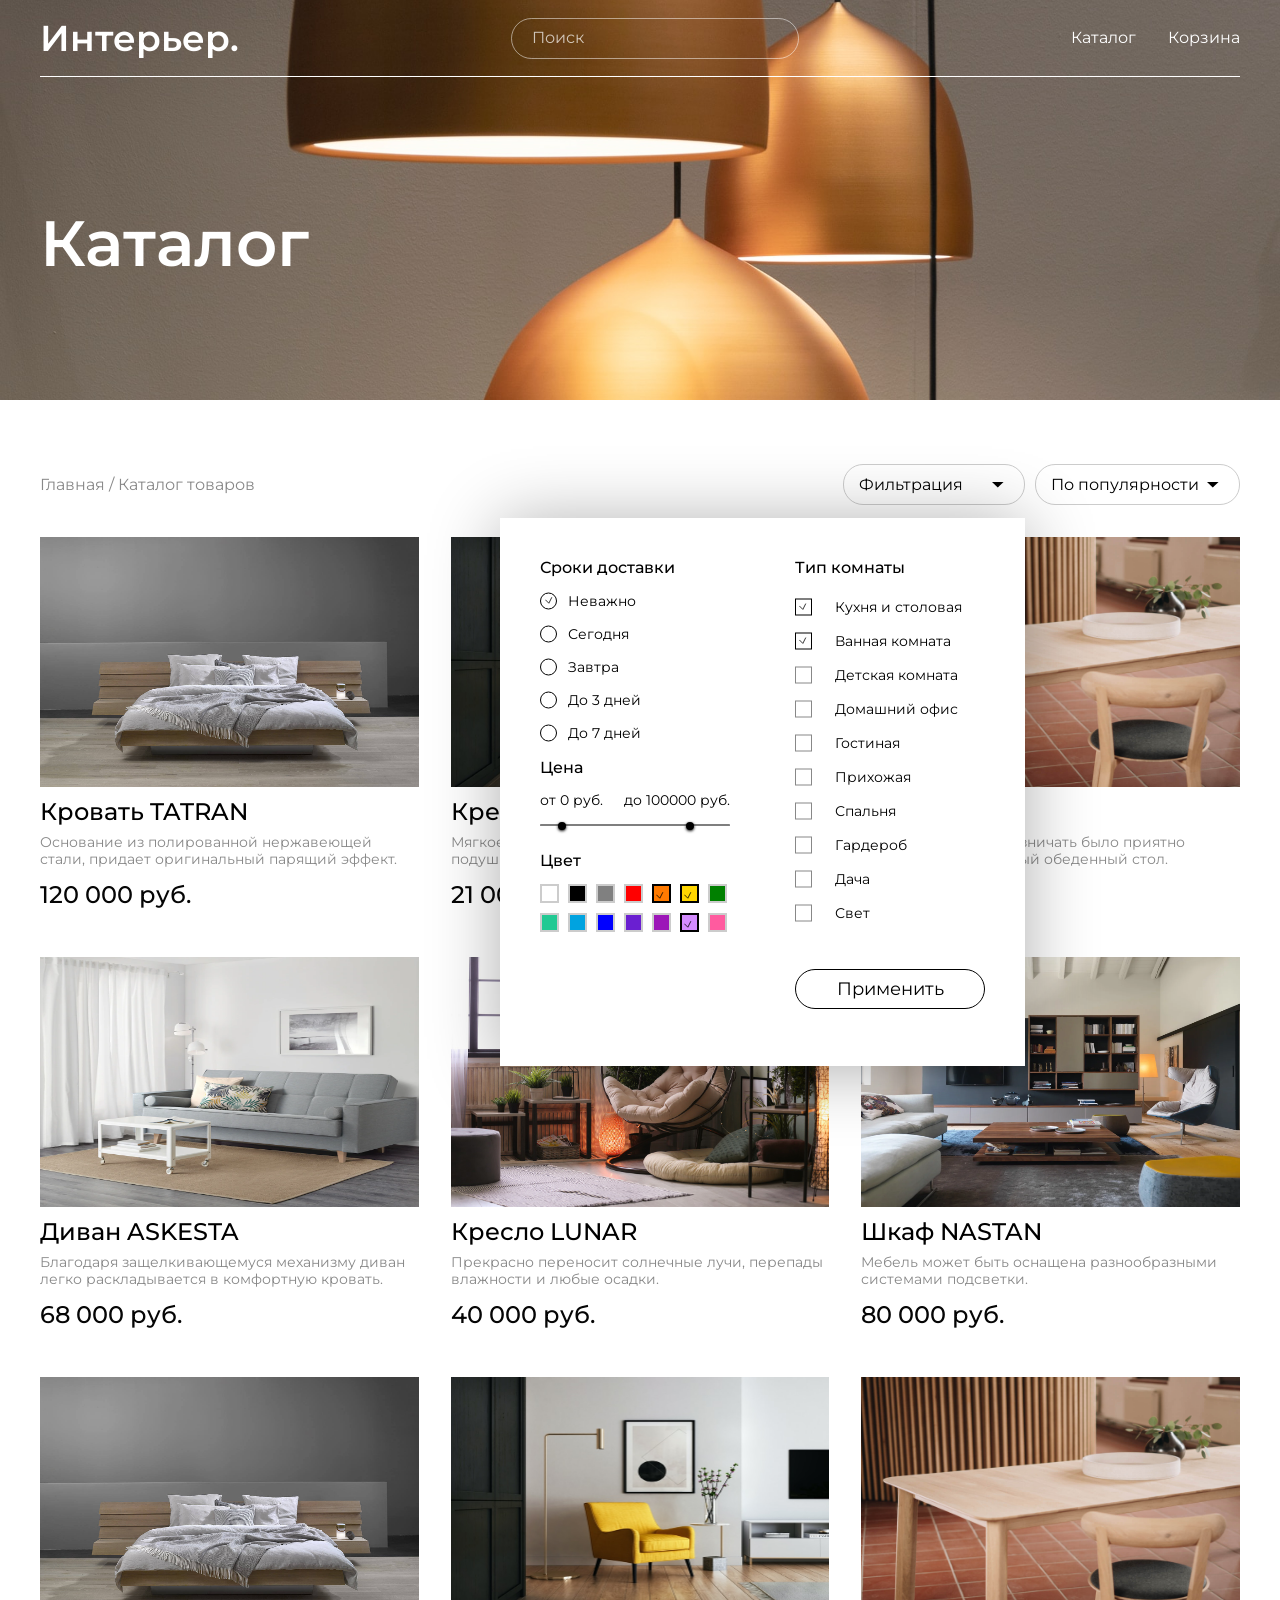
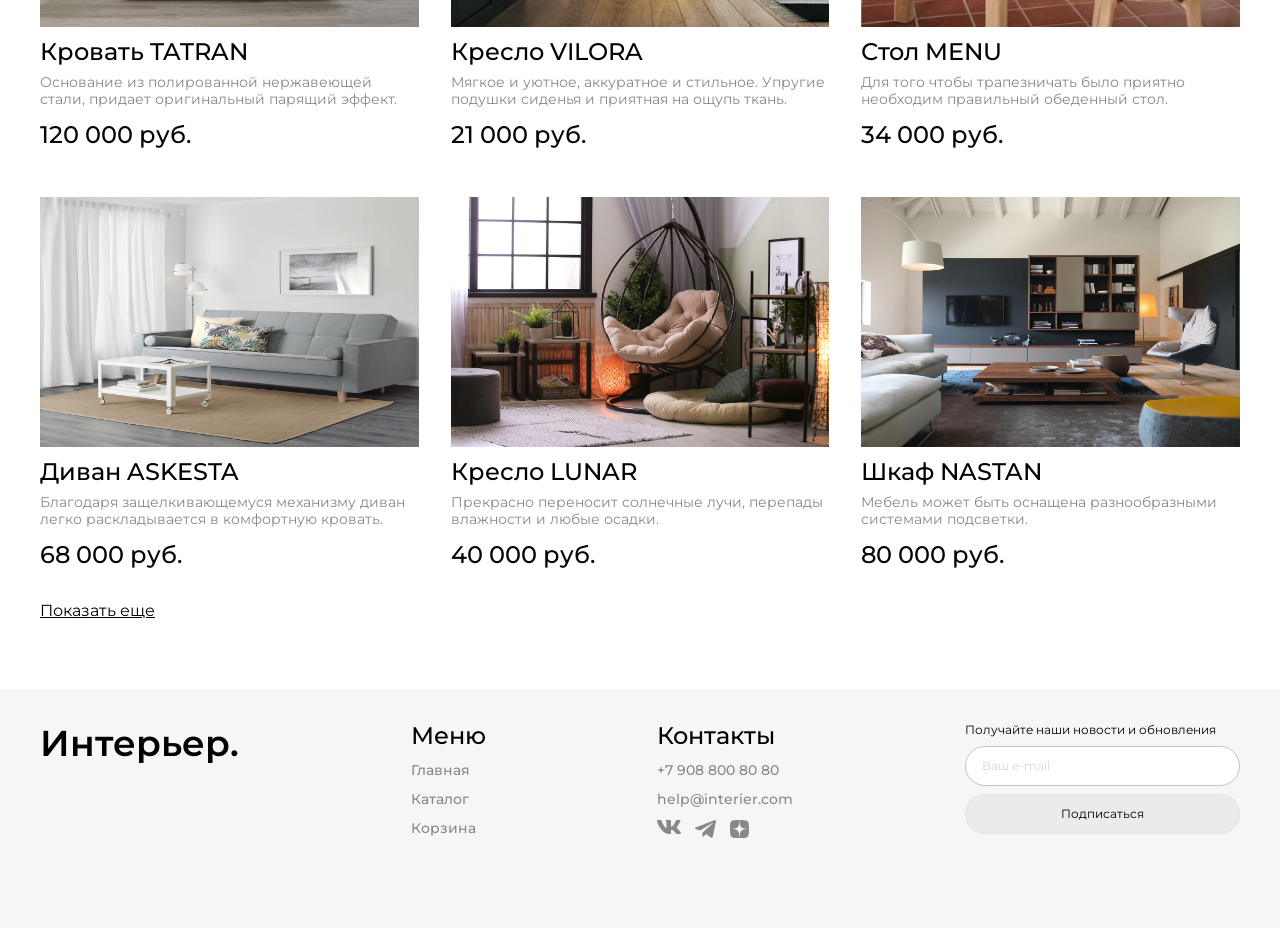
<file: catalog.html>
<!DOCTYPE html>
<html lang="en">

<head>
    <meta charset="UTF-8">
    <meta name="viewport" content="width=device-width, initial-scale=1.0">
    <title>Каталог</title>
    <link rel="stylesheet" href="style.css">
    <link rel="preconnect" href="https://fonts.googleapis.com">
    <link rel="preconnect" href="https://fonts.gstatic.com" crossorigin>
    <link href="https://fonts.googleapis.com/css2?family=Montserrat:ital,wght@0,100..900;1,100..900&display=swap"
        rel="stylesheet">
</head>

<body>
    <div class="top-catalog center">
        <header class="header">
            <p class="header__textstyle">Интерьер.</p>
            <input class="header__input" type="text" placeholder="Поиск">
            <nav class="header__menu">
                <a class="header__link" href="catalog.html">Каталог</a>
                <a class="header__link" href="cart.html">Корзина</a>
            </nav>
            <div class="menu-mob">
                <a class="menu-mob__icon" href="#"><svg width="16" height="16" viewBox="0 0 16 16" fill="none"
                        xmlns="http://www.w3.org/2000/svg">
                        <path
                            d="M6.33569 0.103333C7.97081 0.0528479 9.56397 0.626612 10.7908 1.7088C12.0177 2.79117 12.7864 4.30064 12.9402 5.9295C13.0911 7.52844 12.6358 9.12315 11.6707 10.4041L15.0046 13.7371C15.0874 13.8199 15.1532 13.9181 15.198 14.0262C15.2428 14.1344 15.2664 14.2508 15.2664 14.368C15.2663 14.4851 15.2428 14.6016 15.198 14.7098C15.1532 14.8179 15.0874 14.9161 15.0046 14.9988C14.9219 15.0816 14.8237 15.1474 14.7156 15.1922C14.6073 15.237 14.4909 15.2596 14.3738 15.2596C14.2566 15.2596 14.1402 15.237 14.032 15.1922C13.9239 15.1474 13.8257 15.0816 13.7429 14.9988L10.4099 11.6649C9.12912 12.6326 7.5328 13.0893 5.93237 12.9393C4.30231 12.7863 2.79181 12.0177 1.70874 10.7899C0.62567 9.56202 0.0515812 7.9673 0.103271 6.33087C0.155085 4.69428 0.829358 3.13824 1.98804 1.98126C3.14566 0.82533 4.70053 0.153931 6.33569 0.103333ZM6.54565 1.909C5.31897 1.91399 4.14353 2.40292 3.27612 3.27032C2.40875 4.13773 1.91979 5.31319 1.91479 6.53986C1.90986 7.76646 2.3895 8.94574 3.24976 9.82013C3.68015 10.2575 4.19306 10.6052 4.75854 10.8436C5.32421 11.0819 5.93183 11.2063 6.54565 11.2088C7.15929 11.2113 7.76729 11.0918 8.33472 10.8582C8.90228 10.6245 9.41826 10.2805 9.85229 9.8465C10.2863 9.41245 10.6303 8.8965 10.864 8.32892C11.0977 7.76149 11.2171 7.1535 11.2146 6.53986C11.2121 5.92603 11.0877 5.31841 10.8494 4.75275C10.611 4.18724 10.2633 3.67437 9.82593 3.24396C8.95152 2.38368 7.77229 1.90404 6.54565 1.909Z"
                            fill="white" stroke="white" stroke-width="0.2" />
                    </svg>
                </a>
                <a class="menu-mob__icon" href="catalog.html"><svg width="20" height="20" viewBox="0 0 20 20"
                        fill="none" xmlns="http://www.w3.org/2000/svg">
                        <rect width="4.57143" height="4.57143" fill="white" />
                        <rect y="7.31427" width="4.57143" height="4.57143" fill="white" />
                        <rect y="14.6285" width="4.57143" height="4.57143" fill="white" />
                        <rect x="7.31348" y="7.31427" width="4.57143" height="4.57143" fill="white" />
                        <rect x="7.31348" y="14.6285" width="4.57143" height="4.57143" fill="white" />
                        <rect x="7.31348" width="4.57143" height="4.57143" fill="white" />
                        <rect x="14.6279" y="7.31427" width="4.57143" height="4.57143" fill="white" />
                        <rect x="14.6279" y="14.6285" width="4.57143" height="4.57143" fill="white" />
                        <rect x="14.6279" width="4.57143" height="4.57143" fill="white" />
                    </svg>
                </a>
                <a class="menu-mob__icon" href="cart.html"><svg width="19" height="17" viewBox="0 0 19 17" fill="none"
                        xmlns="http://www.w3.org/2000/svg">
                        <path
                            d="M11.4579 16.6667C12.0105 16.6667 12.5404 16.4472 12.9311 16.0565C13.3218 15.6658 13.5413 15.1359 13.5413 14.5833C13.5413 14.0308 13.3218 13.5009 12.9311 13.1102C12.5404 12.7195 12.0105 12.5 11.4579 12.5C10.9054 12.5 10.3755 12.7195 9.98478 13.1102C9.59408 13.5009 9.37459 14.0308 9.37459 14.5833C9.37459 15.1359 9.59408 15.6658 9.98478 16.0565C10.3755 16.4472 10.9054 16.6667 11.4579 16.6667ZM4.16626 16.6667C4.71879 16.6667 5.24869 16.4472 5.63939 16.0565C6.0301 15.6658 6.24959 15.1359 6.24959 14.5833C6.24959 14.0308 6.0301 13.5009 5.63939 13.1102C5.24869 12.7195 4.71879 12.5 4.16626 12.5C3.61372 12.5 3.08382 12.7195 2.69312 13.1102C2.30242 13.5009 2.08292 14.0308 2.08292 14.5833C2.08292 15.1359 2.30242 15.6658 2.69312 16.0565C3.08382 16.4472 3.61372 16.6667 4.16626 16.6667ZM17.7475 2.00312C18.0075 1.99474 18.2541 1.88554 18.4351 1.69863C18.6161 1.51171 18.7173 1.26174 18.7173 1.00156C18.7173 0.741387 18.6161 0.491411 18.4351 0.304497C18.2541 0.117584 18.0075 0.0083873 17.7475 0H16.5485C15.609 0 14.7965 0.652083 14.5923 1.56875L13.2871 7.44583C13.0829 8.3625 12.2704 9.01458 11.3308 9.01458H3.50584L2.00376 3.00417H11.7381C11.9957 2.99241 12.2389 2.88181 12.417 2.69537C12.5951 2.50892 12.6945 2.26099 12.6945 2.00312C12.6945 1.74526 12.5951 1.49733 12.417 1.31088C12.2389 1.12444 11.9957 1.01384 11.7381 1.00208H2.00376C1.69924 1.00199 1.39871 1.07133 1.12502 1.20483C0.851328 1.33832 0.611673 1.53246 0.424274 1.77248C0.236876 2.01251 0.106667 2.29209 0.0435467 2.59C-0.0195751 2.8879 -0.0139446 3.19627 0.0600071 3.49167L1.56209 9.5C1.67038 9.93354 1.92052 10.3184 2.27272 10.5934C2.62493 10.8684 3.05898 11.0178 3.50584 11.0177H11.3308C12.2425 11.0178 13.127 10.707 13.8381 10.1366C14.5493 9.56612 15.0446 8.77019 15.2423 7.88021L16.5485 2.00312H17.7475Z"
                            fill="white" />
                    </svg>
                </a>
            </div>
        </header>
        <hr class="top-catalog__line">
        <section class="hero">
            <h1 class="hero__catalogtitle">Каталог</h1>
        </section>
    </div>
    <section>
        <div class="productpartcatalog center">
            <div class="productpartcatalog__filter">
                <div class="productpartcatalog__links">
                    <a class="productpartcatalog__link" href="index.html">Главная /</a>
                    <a class="productpartcatalog__link" href="catalog.html">Каталог товаров</a>
                </div>
                <div class="productpartcatalog__filter-box">
                    <div class="filter-select-wrapper">
                        <select class="select-css">
                            <option value="">Фильтрация</option>
                            <option value="advanced_filtering">Расширенная фильтрация</option>
                        </select>
                        <div class="filter-button-wrapper">
                            <form class="filtering-form" action="#" method="get">
                                <div class="filtering-form__content-wrapper">

                                    <fieldset class="filtering-form__fieldset">
                                        <legend class="filtering-form__legend">Сроки доставки</legend>

                                        <div class="radio">
                                            <input type="radio" class="radio__input" id="any" name="delivery-time"
                                                value="any" checked />
                                            <label for="any" class="radio__label">Неважно</label>
                                        </div>

                                        <div class="radio">
                                            <input type="radio" class="radio__input" id="today" name="delivery-time"
                                                value="today" />
                                            <label for="today" class="radio__label">Сегодня</label>
                                        </div>

                                        <div class="radio">
                                            <input type="radio" class="radio__input" id="tomorrow" name="delivery-time"
                                                value="tomorrow" />
                                            <label for="tomorrow" class="radio__label">Завтра</label>
                                        </div>

                                        <div class="radio">
                                            <input type="radio" class="radio__input" id="three_day" name="delivery-time"
                                                value="three-days" />
                                            <label for="three_day" class="radio__label">До 3 дней</label>
                                        </div>

                                        <div class="radio">
                                            <input type="radio" class="radio__input" id="seven_day" name="delivery-time"
                                                value="seven-days" />
                                            <label for="seven_day" class="radio__label">До 7 дней</label>
                                        </div>
                                    </fieldset>

                                    <fieldset class="filtering-form__fieldset">
                                        <legend class="filtering-form__legend">Цена</legend>
                                        <!-- Сначала цифры -->
                                        <div class="filtering-form__values">
                                            <span class="filtering-form-priceMinValue">от <output id="priceMinValue">0
                                                    руб.</output></span>
                                            <span class="filtering-form-priceMinValue">до <output
                                                    id="priceMaxValue">100000
                                                    руб.</output></span>
                                        </div>
                                        <!-- Потом слайдер -->
                                        <div class="double-range">
                                            <div class="double-range__track"></div>
                                            <div class="double-range__filled"></div>
                                            <input type="range" class="double-range__input double-range__input--min"
                                                id="priceMin" min="0" max="100000" step="100" value="10000">
                                            <input type="range" class="double-range__input double-range__input--max"
                                                id="priceMax" min="0" max="100000" step="100" value="80000">
                                        </div>
                                    </fieldset>
                                    <!-- Цвет (14 цветных квадратов) -->
                                    <fieldset class="filtering-form__fieldset">
                                        <legend class="filtering-form__legend">Цвет</legend>

                                        <div class="color-list">
                                            <div class="color">
                                                <input type="checkbox" class="color__input" id="color-white"
                                                    name="color" value="white">
                                                <label for="color-white" class="color__label color__label--white">
                                                    <span class="visually-hidden">Белый</span>
                                                </label>
                                            </div>

                                            <div class="color">
                                                <input type="checkbox" class="color__input" id="color-black"
                                                    name="color" value="black">
                                                <label for="color-black" class="color__label color__label--black">
                                                    <span class="visually-hidden">Чёрный</span>
                                                </label>
                                            </div>

                                            <div class="color">
                                                <input type="checkbox" class="color__input" id="color-gray" name="color"
                                                    value="gray">
                                                <label for="color-gray" class="color__label color__label--gray">
                                                    <span class="visually-hidden">Серый</span>
                                                </label>
                                            </div>

                                            <div class="color">
                                                <input type="checkbox" class="color__input" id="color-red" name="color"
                                                    value="red">
                                                <label for="color-red" class="color__label color__label--red">
                                                    <span class="visually-hidden">Красный</span>
                                                </label>
                                            </div>

                                            <div class="color">
                                                <input type="checkbox" class="color__input" id="color-orange"
                                                    name="color" value="orange" checked>
                                                <label for="color-orange" class="color__label color__label--orange">
                                                    <span class="visually-hidden">Оранжевый</span>
                                                </label>
                                            </div>

                                            <div class="color">
                                                <input type="checkbox" class="color__input" id="color-yellow"
                                                    name="color" value="yellow" checked>
                                                <label for="color-yellow" class="color__label color__label--yellow">
                                                    <span class="visually-hidden">Жёлтый</span>
                                                </label>
                                            </div>

                                            <div class="color">
                                                <input type="checkbox" class="color__input" id="color-green"
                                                    name="color" value="green">
                                                <label for="color-green" class="color__label color__label--green">
                                                    <span class="visually-hidden">Зелёный</span>
                                                </label>
                                            </div>

                                            <div class="color">
                                                <input type="checkbox" class="color__input" id="color-mint" name="color"
                                                    value="mint">
                                                <label for="color-mint" class="color__label color__label--mint">
                                                    <span class="visually-hidden">Бирюзовый</span>
                                                </label>
                                            </div>

                                            <div class="color">
                                                <input type="checkbox" class="color__input" id="color-cyan" name="color"
                                                    value="cyan">
                                                <label for="color-cyan" class="color__label color__label--cyan">
                                                    <span class="visually-hidden">Голубой</span>
                                                </label>
                                            </div>

                                            <div class="color">
                                                <input type="checkbox" class="color__input" id="color-blue" name="color"
                                                    value="blue">
                                                <label for="color-blue" class="color__label color__label--blue">
                                                    <span class="visually-hidden">Синий</span>
                                                </label>
                                            </div>

                                            <div class="color">
                                                <input type="checkbox" class="color__input" id="color-violet"
                                                    name="color" value="violet">
                                                <label for="color-violet" class="color__label color__label--violet">
                                                    <span class="visually-hidden">Фиолетовый</span>
                                                </label>
                                            </div>

                                            <div class="color">
                                                <input type="checkbox" class="color__input" id="color-purple"
                                                    name="color" value="purple">
                                                <label for="color-purple" class="color__label color__label--purple">
                                                    <span class="visually-hidden">Пурпурный</span>
                                                </label>
                                            </div>

                                            <div class="color">
                                                <input type="checkbox" class="color__input" id="color-lavender"
                                                    name="color" value="lavender" checked>
                                                <label for="color-lavender" class="color__label color__label--lavender">
                                                    <span class="visually-hidden">Сиреневый</span>
                                                </label>
                                            </div>

                                            <div class="color">
                                                <input type="checkbox" class="color__input" id="color-pink" name="color"
                                                    value="pink">
                                                <label for="color-pink" class="color__label color__label--pink">
                                                    <span class="visually-hidden">Розовый</span>
                                                </label>
                                            </div>

                                        </div>
                                    </fieldset>

                                    <!-- Тип комнаты (список чекбоксов справа от основного контента) -->
                                    <fieldset class="filtering-form__fieldset room-type">
                                        <legend class="filtering-form__legend room-type__title">Тип комнаты</legend>

                                        <div class="checkbox">
                                            <input type="checkbox" class="checkbox__input" id="room-kitchen"
                                                name="room-type" value="kitchen-dining" checked>
                                            <label for="room-kitchen" class="checkbox__label">Кухня и столовая</label>
                                        </div>

                                        <div class="checkbox">
                                            <input type="checkbox" class="checkbox__input" id="room-bathroom"
                                                name="room-type" value="bathroom" checked>
                                            <label for="room-bathroom" class="checkbox__label">Ванная комната</label>
                                        </div>

                                        <div class="checkbox">
                                            <input type="checkbox" class="checkbox__input" id="room-kids"
                                                name="room-type" value="kids-room">
                                            <label for="room-kids" class="checkbox__label">Детская комната</label>
                                        </div>

                                        <div class="checkbox">
                                            <input type="checkbox" class="checkbox__input" id="room-office"
                                                name="room-type" value="home-office">
                                            <label for="room-office" class="checkbox__label">Домашний офис</label>
                                        </div>

                                        <div class="checkbox">
                                            <input type="checkbox" class="checkbox__input" id="room-living"
                                                name="room-type" value="living-room">
                                            <label for="room-living" class="checkbox__label">Гостиная</label>
                                        </div>

                                        <div class="checkbox">
                                            <input type="checkbox" class="checkbox__input" id="room-hall"
                                                name="room-type" value="hallway">
                                            <label for="room-hall" class="checkbox__label">Прихожая</label>
                                        </div>

                                        <div class="checkbox">
                                            <input type="checkbox" class="checkbox__input" id="room-bedroom"
                                                name="room-type" value="bedroom">
                                            <label for="room-bedroom" class="checkbox__label">Спальня</label>
                                        </div>

                                        <div class="checkbox">
                                            <input type="checkbox" class="checkbox__input" id="room-wardrobe"
                                                name="room-type" value="wardrobe">
                                            <label for="room-wardrobe" class="checkbox__label">Гардероб</label>
                                        </div>

                                        <div class="checkbox">
                                            <input type="checkbox" class="checkbox__input" id="room-country"
                                                name="room-type" value="country-house">
                                            <label for="room-country" class="checkbox__label">Дача</label>
                                        </div>

                                        <div class="checkbox">
                                            <input type="checkbox" class="checkbox__input" id="room-light"
                                                name="room-type" value="light">
                                            <label for="room-light" class="checkbox__label">Свет</label>
                                        </div>

                                        <button type="submit" class="room-type__button">Применить</button>
                                    </fieldset>


                                </div>
                            </form>
                        </div>
                    </div>

                    <select class="select-type">
                        <option value="by_popularity">По популярности</option>
                        <option value="by_popularity">Сначала новые</option>
                        <option value="By_old">Сначала старые</option>
                    </select>
                </div>
            </div>

            <div class="productpartcatalog__box">
                <article class="product">
                    <div>
                        <div class="product__icons">
                            <svg class="product__icons-cart" width="24" height="24" viewBox="0 0 24 24" fill="none"
                                xmlns="http://www.w3.org/2000/svg">
                                <g clip-path="url(#clip0_53373_72)">
                                    <path
                                        d="M7 8V6C7 4.67916 7.07093 2.93397 8 2C8.92908 1.06603 10.6861 1 12 1C13.3139 1 15.0709 1.06603 16 2C16.9291 2.93397 17 4.67916 17 6V8H20C20.2628 8 20.8142 7.81321 21 8C21.1858 8.18679 21 8.73583 21 9V21C21 21.2642 21.1858 21.8132 21 22C20.8142 22.1868 20.2628 22 20 22H4C3.73722 22 3.18582 22.1868 3 22C2.81419 21.8132 3 21.2642 3 21V9C3 8.73583 2.81419 8.18679 3 8C3.18582 7.81321 3.73722 8 4 8H7ZM7 10H5V20H19V10H17V12H15V10H9V12H7V10ZM9 8H15V6C15 5.2075 14.5575 4.56038 14 4C13.4426 3.43962 12.7884 3 12 3C11.2117 3 10.5575 3.43962 10 4C9.44256 4.56038 9 5.2075 9 6V8Z"
                                        fill="#C4C4C4" />
                                </g>
                                <defs>
                                    <clipPath id="clip0_53373_72">
                                        <rect width="24" height="24" fill="white" />
                                    </clipPath>
                                </defs>
                            </svg>
                            <svg class="product__icons-favourites" width="20" height="18" viewBox="0 0 20 18"
                                fill="none" xmlns="http://www.w3.org/2000/svg">
                                <path
                                    d="M10 18.0011C9.35502 17.4291 8.62602 16.8341 7.85502 16.2011H7.84502C5.13002 13.9811 2.05302 11.4691 0.694023 8.45912C0.24754 7.50085 0.0109268 6.45825 1.1406e-05 5.40112C-0.00297039 3.95061 0.578794 2.56011 1.61383 1.54389C2.64887 0.527673 4.04981 -0.0284812 5.50002 0.00112428C6.68065 0.00298908 7.83586 0.344205 8.82802 0.984124C9.26399 1.26709 9.65844 1.60938 10 2.00112C10.3435 1.61092 10.7381 1.26883 11.173 0.984124C12.1648 0.344079 13.3197 0.00284283 14.5 0.00112428C15.9502 -0.0284812 17.3512 0.527673 18.3862 1.54389C19.4213 2.56011 20.003 3.95061 20 5.40112C19.9898 6.45994 19.7532 7.50432 19.306 8.46412C17.947 11.4741 14.871 13.9851 12.156 16.2011L12.146 16.2091C11.374 16.8381 10.646 17.4331 10.001 18.0091L10 18.0011ZM5.50002 2.00112C4.56853 1.98947 3.67009 2.34597 3.00002 2.99312C2.35441 3.62729 1.99358 4.49617 1.99994 5.40112C2.01135 6.17163 2.18585 6.93098 2.51202 7.62912C3.15353 8.92783 4.01913 10.1032 5.06902 11.1011C6.06002 12.1011 7.20002 13.0691 8.18602 13.8831C8.45902 14.1081 8.73702 14.3351 9.01502 14.5621L9.19002 14.7051C9.45702 14.9231 9.73302 15.1491 10 15.3711L10.013 15.3591L10.019 15.3541H10.025L10.034 15.3471H10.039H10.044L10.062 15.3321L10.103 15.2991L10.11 15.2931L10.121 15.2851H10.127L10.136 15.2771L10.8 14.7321L10.974 14.5891C11.255 14.3601 11.533 14.1331 11.806 13.9081C12.792 13.0941 13.933 12.1271 14.924 11.1221C15.9741 10.1247 16.8397 8.94964 17.481 7.65112C17.8131 6.94693 17.9901 6.17963 18.0001 5.40112C18.0042 4.49896 17.6435 3.63342 17 3.00112C16.3312 2.35104 15.4326 1.99161 14.5 2.00112C13.3619 1.99145 12.274 2.46849 11.51 3.31212L10 5.05212L8.49002 3.31212C7.72609 2.46849 6.6381 1.99145 5.50002 2.00112Z"
                                    fill="#C4C4C4" />
                            </svg>
                        </div>
                        <img class="product__img" src="img/product_catalog7.jpg" alt="Продукт">
                        <h3 class="product__name">Кровать TATRAN</h3>
                        <p class="product__desc">Основание из полированной нержавеющей стали, придает оригинальный
                            парящий эффект.
                        </p>
                        <div class="product__price">
                            <p class="product__discount">120 000 руб.</p>
                        </div>
                    </div>
                </article>
                <article class="product">
                    <div>
                        <img class="product__img" src="img/product_catalog8.jpg" alt="Продукт">
                        <h3 class="product__name">Кресло VILORA</h3>
                        <p class="product__desc">Мягкое и уютное, аккуратное и стильное. Упругие подушки сиденья и
                            приятная на ощупь ткань.
                        </p>
                        <div class="product__price">
                            <p class="product__discount">21 000 руб.</p>
                        </div>
                    </div>
                </article>
                <article class="product">
                    <div>
                        <img class="product__img" src="img/product_catalog9.jpg" alt="Продукт">
                        <h3 class="product__name">Стол MENU</h3>
                        <p class="product__desc">Для того чтобы трапезничать было приятно необходим правильный
                            обеденный стол.
                        </p>
                        <div class="product__price">
                            <p class="product__discount">34 000 руб.</p>
                        </div>
                    </div>
                </article>
                <article class="product">
                    <div>
                        <img class="product__img" src="img/product_catalog10.png" alt="Продукт">
                        <h3 class="product__name">Диван ASKESTA</h3>
                        <p class="product__desc">Благодаря защелкивающемуся механизму диван легко раскладывается
                            в комфортную кровать.
                        </p>
                        <div class="product__price">
                            <p class="product__discount">68 000 руб.</p>
                        </div>
                    </div>
                </article>
                <article class="product">
                    <div>
                        <img class="product__img" src="img/product_catalog11.jpg" alt="Продукт">
                        <h3 class="product__name">Кресло LUNAR</h3>
                        <p class="product__desc">Прекрасно переносит солнечные лучи, перепады влажности и любые
                            осадки.
                        </p>
                        <div class="product__price">
                            <p class="product__discount">40 000 руб.</p>
                        </div>
                    </div>
                </article>
                <article class="product">
                    <div>
                        <img class="product__img" src="img/product_catalog12.png" alt="Продукт">
                        <h3 class="product__name">Шкаф NASTAN</h3>
                        <p class="product__desc">Мебель может быть оснащена разнообразными системами подсветки.
                        </p>
                        <div class="product__price">
                            <p class="product__discount">80 000 руб.</p>
                        </div>
                    </div>
                </article>
                <article class="product">
                    <div>
                        <img class="product__img" src="img/product_catalog7.jpg" alt="Продукт">
                        <h3 class="product__name">Кровать TATRAN</h3>
                        <p class="product__desc">Основание из полированной нержавеющей стали, придает оригинальный
                            парящий эффект.
                        </p>
                        <div class="product__price">
                            <p class="product__discount">120 000 руб.</p>
                        </div>
                    </div>
                </article>
                <article class="product">
                    <div>
                        <img class="product__img" src="img/product_catalog8.jpg" alt="Продукт">
                        <h3 class="product__name">Кресло VILORA</h3>
                        <p class="product__desc">Мягкое и уютное, аккуратное и стильное. Упругие подушки сиденья и
                            приятная на ощупь ткань.
                        </p>
                        <div class="product__price">
                            <p class="product__discount">21 000 руб.</p>
                        </div>
                    </div>
                </article>
                <article class="product">
                    <div>
                        <img class="product__img" src="img/product_catalog9.jpg" alt="Продукт">
                        <h3 class="product__name">Стол MENU</h3>
                        <p class="product__desc">Для того чтобы трапезничать было приятно необходим правильный
                            обеденный стол.
                        </p>
                        <div class="product__price">
                            <p class="product__discount">34 000 руб.</p>
                        </div>
                    </div>
                </article>
                <article class="product">
                    <div>
                        <img class="product__img" src="img/product_catalog10.png" alt="Продукт">
                        <h3 class="product__name">Диван ASKESTA</h3>
                        <p class="product__desc">Благодаря защелкивающемуся механизму диван легко раскладывается
                            в комфортную кровать.
                        </p>
                        <div class="product__price">
                            <p class="product__discount">68 000 руб.</p>
                        </div>
                    </div>
                </article>
                <article class="product">
                    <div>
                        <img class="product__img" src="img/product_catalog11.jpg" alt="Продукт">
                        <h3 class="product__name">Кресло LUNAR</h3>
                        <p class="product__desc">Прекрасно переносит солнечные лучи, перепады влажности и любые
                            осадки.
                        </p>
                        <div class="product__price">
                            <p class="product__discount">40 000 руб.</p>
                        </div>
                    </div>
                </article>
                <article class="product">
                    <div>
                        <img class="product__img" src="img/product_catalog12.png" alt="Продукт">
                        <h3 class="product__name">Шкаф NASTAN</h3>
                        <p class="product__desc">Мебель может быть оснащена разнообразными системами подсветки.
                        </p>
                        <div class="product__price">
                            <p class="product__discount">80 000 руб.</p>
                        </div>
                    </div>
                </article>
            </div>
        </div>
    </section>

    <div class="pageelement center">
        <a class="pageelement__link" href="index.html">Показать еще</a>
    </div>

    <div class="pageelementmob center">
        <a class="pageelementmob__link" href="catalog.html">Показать еще</a>
    </div>

    <footer class="footer">
        <div class="footer__content center">
            <div class="footer__title-box">
                <h4 class="footer__title">Интерьер.</h4>
            </div>
            <div>
                <h4 class="footer__text">Меню</h4>
                <nav>
                    <ul class="footer__menu">
                        <li><a class="footer__link" href="index.html">Главная</a></li>
                        <li><a class="footer__link" href="catalog.html">Каталог</a></li>
                        <li><a class="footer__link" href="cart.html">Корзина</a></li>
                    </ul>
                </nav>
            </div>
            <div class="footer__contacts">
                <h4 class="footer__text">Контакты</h4>
                <a class="footer__link" href="">+7 908 800 80 80</a>
                <a class="footer__link" href="">help@interier.com</a>
                <div class="footer__social">
                    <a class="footer__social-link" href="https://vk.com"><img src="vk.svg" alt="ВКонтакте"></a>
                    <a class="footer__social-link" href="https://web.telegram.org"><img src="telegram.svg"
                            alt="Телеграмм"></a>
                    <a class="footer__social-link" href="https://dzen.ru"><img src="dzen.svg" alt="ДЗЕН"></a>
                </div>
            </div>
            <form class="form" action="#">
                <p class="form__text">Получайте наши новости и обновления</p>
                <input class="form__input" type="email" placeholder="Ваш e-mail">
                <button class="form__btn">Подписаться</button>
            </form>
        </div>
    </footer>
</body>

</html>
</file>
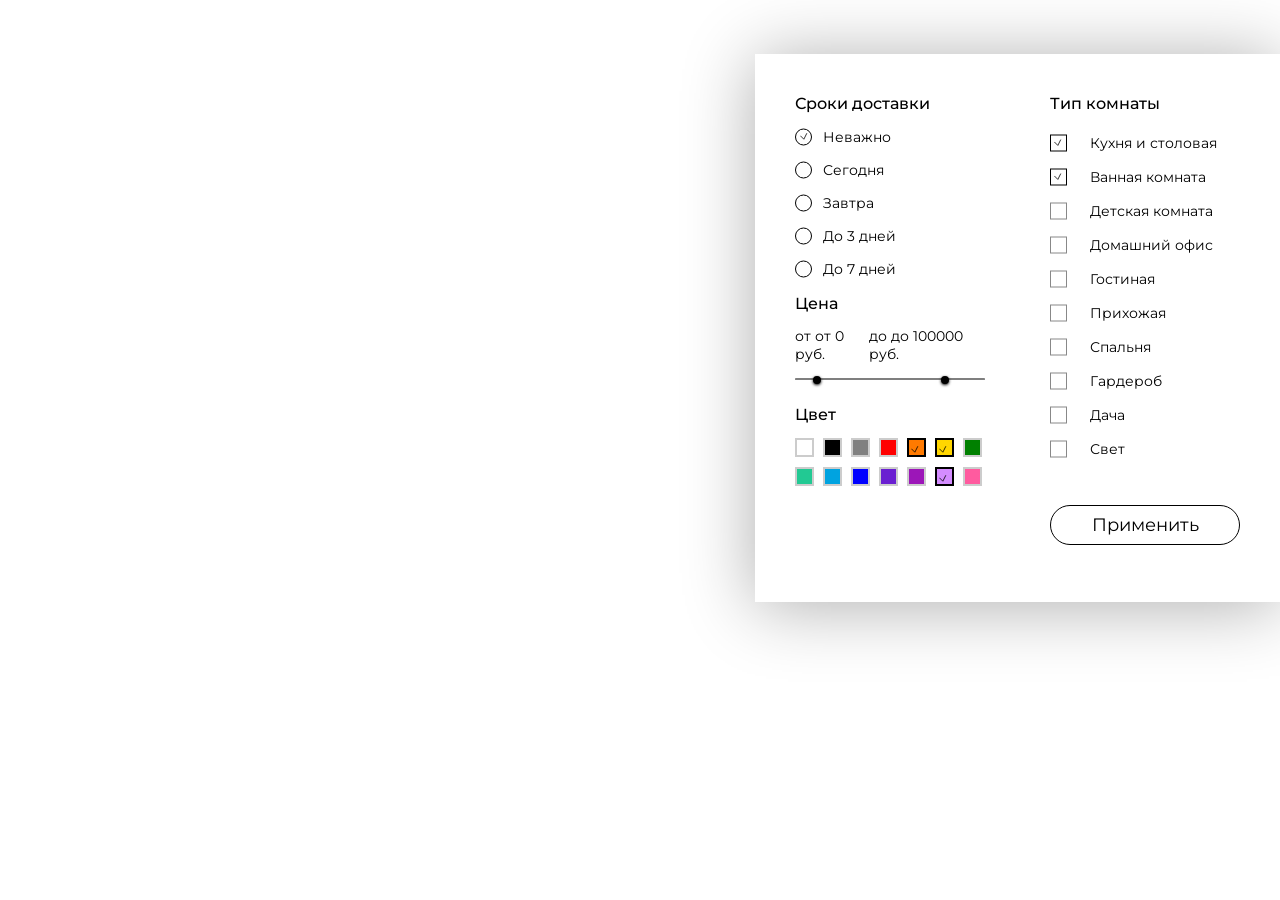
<file: filters.html>
<!DOCTYPE html>
<html lang="ru">

<head>
    <meta charset="UTF-8">
    <meta name="viewport" content="width=device-width, initial-scale=1.0">
    <title>Главная страница:</title>
    <link rel="stylesheet" href="style.css">
    <link rel="preconnect" href="https://fonts.googleapis.com">
    <link rel="preconnect" href="https://fonts.gstatic.com" crossorigin>
    <link href="https://fonts.googleapis.com/css2?family=Montserrat:ital,wght@0,100..900;1,100..900&display=swap"
        rel="stylesheet">
</head>

<body>
    <div class="container center">
        <div class="filter-button-wrapper">
            <form class="filtering-form" action="#" method="get">
                <div class="filtering-form__content-wrapper">

                    <fieldset class="filtering-form__fieldset">
                        <legend class="filtering-form__legend">Сроки доставки</legend>

                        <div class="radio">
                            <input type="radio" class="radio__input" id="any" name="delivery-time" value="any"
                                checked />
                            <label for="any" class="radio__label">Неважно</label>
                        </div>

                        <div class="radio">
                            <input type="radio" class="radio__input" id="today" name="delivery-time" value="today" />
                            <label for="today" class="radio__label">Сегодня</label>
                        </div>

                        <div class="radio">
                            <input type="radio" class="radio__input" id="tomorrow" name="delivery-time"
                                value="tomorrow" />
                            <label for="tomorrow" class="radio__label">Завтра</label>
                        </div>

                        <div class="radio">
                            <input type="radio" class="radio__input" id="three_day" name="delivery-time"
                                value="three-days" />
                            <label for="three_day" class="radio__label">До 3 дней</label>
                        </div>

                        <div class="radio">
                            <input type="radio" class="radio__input" id="seven_day" name="delivery-time"
                                value="seven-days" />
                            <label for="seven_day" class="radio__label">До 7 дней</label>
                        </div>
                    </fieldset>

                    <fieldset class="filtering-form__fieldset">
                        <legend class="filtering-form__legend">Цена</legend>
                        <!-- Сначала цифры -->
                        <div class="double-range__values">
                            <span class="filtering-form-priceMinValue">от <output id="priceMinValue">от 0
                                    руб.</output></span>
                            <span class="filtering-form-priceMinValue">до <output id="priceMaxValue">до 100000
                                    руб.</output></span>
                        </div>
                        <!-- Потом слайдер -->
                        <div class="double-range">
                            <div class="double-range__track"></div>
                            <div class="double-range__filled"></div>
                            <input type="range" class="double-range__input double-range__input--min" id="priceMin"
                                min="0" max="100000" step="100" value="10000">
                            <input type="range" class="double-range__input double-range__input--max" id="priceMax"
                                min="0" max="100000" step="100" value="80000">
                        </div>
                    </fieldset>
                    <!-- Цвет (14 цветных квадратов) -->
                    <fieldset class="filtering-form__fieldset">
                        <legend class="filtering-form__legend">Цвет</legend>

                        <div class="color-list">
                            <div class="color">
                                <input type="checkbox" class="color__input" id="color-white" name="color" value="white">
                                <label for="color-white" class="color__label color__label--white">
                                    <span class="visually-hidden">Белый</span>
                                </label>
                            </div>

                            <div class="color">
                                <input type="checkbox" class="color__input" id="color-black" name="color" value="black">
                                <label for="color-black" class="color__label color__label--black">
                                    <span class="visually-hidden">Чёрный</span>
                                </label>
                            </div>

                            <div class="color">
                                <input type="checkbox" class="color__input" id="color-gray" name="color" value="gray">
                                <label for="color-gray" class="color__label color__label--gray">
                                    <span class="visually-hidden">Серый</span>
                                </label>
                            </div>

                            <div class="color">
                                <input type="checkbox" class="color__input" id="color-red" name="color" value="red">
                                <label for="color-red" class="color__label color__label--red">
                                    <span class="visually-hidden">Красный</span>
                                </label>
                            </div>

                            <div class="color">
                                <input type="checkbox" class="color__input" id="color-orange" name="color"
                                    value="orange" checked>
                                <label for="color-orange" class="color__label color__label--orange">
                                    <span class="visually-hidden">Оранжевый</span>
                                </label>
                            </div>

                            <div class="color">
                                <input type="checkbox" class="color__input" id="color-yellow" name="color"
                                    value="yellow" checked>
                                <label for="color-yellow" class="color__label color__label--yellow">
                                    <span class="visually-hidden">Жёлтый</span>
                                </label>
                            </div>

                            <div class="color">
                                <input type="checkbox" class="color__input" id="color-green" name="color" value="green">
                                <label for="color-green" class="color__label color__label--green">
                                    <span class="visually-hidden">Зелёный</span>
                                </label>
                            </div>

                            <div class="color">
                                <input type="checkbox" class="color__input" id="color-mint" name="color" value="mint">
                                <label for="color-mint" class="color__label color__label--mint">
                                    <span class="visually-hidden">Бирюзовый</span>
                                </label>
                            </div>

                            <div class="color">
                                <input type="checkbox" class="color__input" id="color-cyan" name="color" value="cyan">
                                <label for="color-cyan" class="color__label color__label--cyan">
                                    <span class="visually-hidden">Голубой</span>
                                </label>
                            </div>

                            <div class="color">
                                <input type="checkbox" class="color__input" id="color-blue" name="color" value="blue">
                                <label for="color-blue" class="color__label color__label--blue">
                                    <span class="visually-hidden">Синий</span>
                                </label>
                            </div>

                            <div class="color">
                                <input type="checkbox" class="color__input" id="color-violet" name="color"
                                    value="violet">
                                <label for="color-violet" class="color__label color__label--violet">
                                    <span class="visually-hidden">Фиолетовый</span>
                                </label>
                            </div>

                            <div class="color">
                                <input type="checkbox" class="color__input" id="color-purple" name="color"
                                    value="purple">
                                <label for="color-purple" class="color__label color__label--purple">
                                    <span class="visually-hidden">Пурпурный</span>
                                </label>
                            </div>

                            <div class="color">
                                <input type="checkbox" class="color__input" id="color-lavender" name="color"
                                    value="lavender" checked>
                                <label for="color-lavender" class="color__label color__label--lavender">
                                    <span class="visually-hidden">Сиреневый</span>
                                </label>
                            </div>

                            <div class="color">
                                <input type="checkbox" class="color__input" id="color-pink" name="color" value="pink">
                                <label for="color-pink" class="color__label color__label--pink">
                                    <span class="visually-hidden">Розовый</span>
                                </label>
                            </div>

                        </div>
                    </fieldset>

                    <!-- Тип комнаты (список чекбоксов справа от основного контента) -->
                    <fieldset class="filtering-form__fieldset room-type">
                        <legend class="filtering-form__legend room-type__title">Тип комнаты</legend>

                        <div class="checkbox">
                            <input type="checkbox" class="checkbox__input" id="room-kitchen" name="room-type"
                                value="kitchen-dining" checked>
                            <label for="room-kitchen" class="checkbox__label">Кухня и столовая</label>
                        </div>

                        <div class="checkbox">
                            <input type="checkbox" class="checkbox__input" id="room-bathroom" name="room-type"
                                value="bathroom" checked>
                            <label for="room-bathroom" class="checkbox__label">Ванная комната</label>
                        </div>

                        <div class="checkbox">
                            <input type="checkbox" class="checkbox__input" id="room-kids" name="room-type"
                                value="kids-room">
                            <label for="room-kids" class="checkbox__label">Детская комната</label>
                        </div>

                        <div class="checkbox">
                            <input type="checkbox" class="checkbox__input" id="room-office" name="room-type"
                                value="home-office">
                            <label for="room-office" class="checkbox__label">Домашний офис</label>
                        </div>

                        <div class="checkbox">
                            <input type="checkbox" class="checkbox__input" id="room-living" name="room-type"
                                value="living-room">
                            <label for="room-living" class="checkbox__label">Гостиная</label>
                        </div>

                        <div class="checkbox">
                            <input type="checkbox" class="checkbox__input" id="room-hall" name="room-type"
                                value="hallway">
                            <label for="room-hall" class="checkbox__label">Прихожая</label>
                        </div>

                        <div class="checkbox">
                            <input type="checkbox" class="checkbox__input" id="room-bedroom" name="room-type"
                                value="bedroom">
                            <label for="room-bedroom" class="checkbox__label">Спальня</label>
                        </div>

                        <div class="checkbox">
                            <input type="checkbox" class="checkbox__input" id="room-wardrobe" name="room-type"
                                value="wardrobe">
                            <label for="room-wardrobe" class="checkbox__label">Гардероб</label>
                        </div>

                        <div class="checkbox">
                            <input type="checkbox" class="checkbox__input" id="room-country" name="room-type"
                                value="country-house">
                            <label for="room-country" class="checkbox__label">Дача</label>
                        </div>

                        <div class="checkbox">
                            <input type="checkbox" class="checkbox__input" id="room-light" name="room-type"
                                value="light">
                            <label for="room-light" class="checkbox__label">Свет</label>
                        </div>

                        <button type="submit" class="room-type__button">Применить</button>
                    </fieldset>


                </div>
            </form>

        </div>

    </div>

</body>

</html>
</file>
<file: style.css>
@charset "UTF-8";
.top-cart {
  font-family: "Montserrat";
  background-image: url("img/basketheader.jpg");
  background-repeat: no-repeat;
  background-position: center;
  background-size: cover;
  /* чтобы растянулся на всю стр */
  height: 400px;
}

.heading-big {
  font-family: "Montserrat";
  font-weight: 600;
  font-style: SemiBold;
  font-size: 64px;
  color: #FFFFFF;
  margin-top: 127px;
}

.top-cart__line {
  border: none;
  border-top: 0.5px solid #FFFFFF;
  width: 100%;
  /* ширина на весь родительский блок */
  margin: 0;
  /* убираем отступы, которые браузер добавляет по умолчанию */
}

.cart {
  font-family: "Montserrat";
  display: -ms-grid;
  display: grid;
  -ms-grid-columns: (1fr)[12];
      grid-template-columns: repeat(12, 1fr);
  gap: 32px;
  margin-top: 64px;
}

.cart__form {
  background: #F7F6F6;
  border-radius: 20px;
  height: 556px;
  grid-column: span 4;
}

.cart__content {
  grid-column: span 8;
}

.cart__name-box {
  display: -webkit-box;
  display: -ms-flexbox;
  display: flex;
  -webkit-box-pack: justify;
      -ms-flex-pack: justify;
          justify-content: space-between;
  padding-bottom: 14px;
}

.cart__name-product {
  font-weight: 400;
  font-style: Regular;
  font-size: 16px;
}

.cart__item {
  display: -webkit-box;
  display: -ms-flexbox;
  display: flex;
  -webkit-box-pack: justify;
      -ms-flex-pack: justify;
          justify-content: space-between;
  -webkit-box-align: start;
      -ms-flex-align: start;
          align-items: flex-start;
  border-top: 0.5px solid #CACDD8;
  padding-top: 25px;
  padding-bottom: 32px;
}

.cart__left {
  display: -webkit-box;
  display: -ms-flexbox;
  display: flex;
  gap: 32px;
}

.cart__img {
  height: 173px;
  width: 173px;
}

.cart__info {
  width: 270px;
  display: -webkit-box;
  display: -ms-flexbox;
  display: flex;
  -webkit-box-orient: vertical;
  -webkit-box-direction: normal;
      -ms-flex-direction: column;
          flex-direction: column;
  gap: 16px;
}

.cart__title {
  font-weight: 500;
  font-style: Medium;
  font-size: 24px;
}

.cart__description {
  font-weight: 400;
  font-style: Regular;
  font-size: 14px;
  color: #888888;
}

.cart__cost {
  font-weight: 500;
  font-style: Medium;
  font-size: 16px;
  color: #050505;
}

.cart__link-box {
  display: -webkit-box;
  display: -ms-flexbox;
  display: flex;
  -webkit-box-orient: horizontal;
  -webkit-box-direction: normal;
      -ms-flex-direction: row;
          flex-direction: row;
  -webkit-box-pack: start;
      -ms-flex-pack: start;
          justify-content: flex-start;
  gap: 30px;
}

.cart__link {
  font-weight: 400;
  font-style: Regular;
  font-size: 14px;
  color: #000000;
  -webkit-transition: color 0.2s ease, -webkit-transform 0.2s ease;
  transition: color 0.2s ease, -webkit-transform 0.2s ease;
  transition: transform 0.2s ease, color 0.2s ease;
  transition: transform 0.2s ease, color 0.2s ease, -webkit-transform 0.2s ease;
}

.cart__link:visited {
  color: #000000;
  /* чтобы после посещения не менялся */
}

.cart__link:hover {
  -webkit-transform: scale(1.12);
          transform: scale(1.12);
}

.cart__number {
  width: 71px;
  height: 51px;
  background: #F7F6F6;
  border: 1px solid #F7F6F6;
  text-align: center;
  font-size: 14px;
  font-weight: 400;
}

.cart__buttonblock {
  display: -webkit-box;
  display: -ms-flexbox;
  display: flex;
  -webkit-box-orient: horizontal;
  -webkit-box-direction: normal;
      -ms-flex-direction: row;
          flex-direction: row;
  -webkit-box-pack: start;
      -ms-flex-pack: start;
          justify-content: flex-start;
  gap: 7px;
}

.cart__form-title {
  font-weight: 700;
  font-style: Bold;
  font-size: 24px;
  color: #000000;
  text-align: center;
  margin-top: 42px;
}

.cart__form-btn1 {
  font-family: "Montserrat";
  font-style: Regular;
  background: white;
  border: 1px solid #000000;
  -webkit-box-sizing: border-box;
  box-sizing: border-box;
  border-radius: 20px;
  width: 200px;
  height: 40px;
  font-size: 14px;
  line-height: 18px;
  color: #000000;
  display: block;
  margin-top: 18px;
  -webkit-transition: color 0.2s ease, -webkit-transform 0.2s ease;
  transition: color 0.2s ease, -webkit-transform 0.2s ease;
  transition: transform 0.2s ease, color 0.2s ease;
  transition: transform 0.2s ease, color 0.2s ease, -webkit-transform 0.2s ease;
}

.cart__form-btn1:hover {
  -webkit-transform: scale(1.12) translateX(-6px);
          transform: scale(1.12) translateX(-6px);
}

.cart__form-btn2 {
  font-family: "Montserrat";
  font-style: Regular;
  background: white;
  border: 1px solid #000000;
  -webkit-box-sizing: border-box;
  box-sizing: border-box;
  border-radius: 20px;
  width: 200px;
  height: 40px;
  font-size: 14px;
  line-height: 18px;
  color: #000000;
  display: block;
  margin-top: 18px;
  -webkit-transition: color 0.2s ease, -webkit-transform 0.2s ease;
  transition: color 0.2s ease, -webkit-transform 0.2s ease;
  transition: transform 0.2s ease, color 0.2s ease;
  transition: transform 0.2s ease, color 0.2s ease, -webkit-transform 0.2s ease;
}

.cart__form-btn2:hover {
  -webkit-transform: scale(1.12) translateX(6px);
          transform: scale(1.12) translateX(6px);
}

.cart__sername {
  font-family: "Montserrat";
  font-style: Regular;
  font-weight: 400;
  font-size: 14px;
  margin-left: 30px;
  margin-right: 30px;
  border-bottom: 0.5px solid #CACDD8;
}

.cart__form-personInfo {
  margin-top: 40px;
  display: -webkit-box;
  display: -ms-flexbox;
  display: flex;
  -webkit-box-orient: vertical;
  -webkit-box-direction: normal;
      -ms-flex-direction: column;
          flex-direction: column;
  -webkit-box-pack: start;
      -ms-flex-pack: start;
          justify-content: flex-start;
  gap: 40px;
  margin-right: 30px;
  margin-left: 30px;
}

.cart__input {
  font-family: "Montserrat";
  font-style: Regular;
  font-weight: 400;
  font-size: 14px;
  color: #000;
  background: transparent;
  border: none;
  border-bottom: 1px solid #ccc;
  outline: none;
  -webkit-transition: border-color 0.2s;
  transition: border-color 0.2s;
}

.cart__input:focus {
  border-bottom-color: #000;
}

.cart__input::-webkit-input-placeholder {
  color: #aaa;
  font-weight: 400;
}

.cart__input:-ms-input-placeholder {
  color: #aaa;
  font-weight: 400;
}

.cart__input::-ms-input-placeholder {
  color: #aaa;
  font-weight: 400;
}

.cart__input::placeholder {
  color: #aaa;
  font-weight: 400;
}

.cart__form-priceandbutton {
  margin-top: 67px;
  display: -webkit-box;
  display: -ms-flexbox;
  display: flex;
  -webkit-box-orient: vertical;
  -webkit-box-direction: normal;
      -ms-flex-direction: column;
          flex-direction: column;
  -webkit-box-align: center;
      -ms-flex-align: center;
          align-items: center;
  gap: 18px;
}

.cart__formresume {
  display: -webkit-box;
  display: -ms-flexbox;
  display: flex;
  -webkit-box-orient: horizontal;
  -webkit-box-direction: normal;
      -ms-flex-direction: row;
          flex-direction: row;
  -webkit-box-pack: center;
      -ms-flex-pack: center;
          justify-content: center;
  gap: 10px;
}

.cart__form-resume {
  font-family: "Montserrat";
  font-weight: 400;
  font-style: Regular;
  font-size: 24px;
}

.cart__form-price {
  font-family: "Montserrat";
  font-weight: 500;
  font-style: Medium;
  font-size: 24px;
}

.cart__form-orderbtn {
  font-family: "Montserrat";
  font-style: Regular;
  /*background: rgba(222, 215, 215, 0.41);*/
  border: 1px solid #000000;
  -webkit-box-sizing: border-box;
  box-sizing: border-box;
  border-radius: 20px;
  width: 338px;
  height: 40px;
  margin-top: 8px;
  font-size: 14px;
  line-height: 18px;
  color: #000000;
  display: block;
  background-color: transparent;
  -webkit-animation: pulse 3s ease-in-out 3;
          animation: pulse 3s ease-in-out 3;
  -webkit-transition: color 0.2s ease, -webkit-transform 0.2s ease;
  transition: color 0.2s ease, -webkit-transform 0.2s ease;
  transition: transform 0.2s ease, color 0.2s ease;
  transition: transform 0.2s ease, color 0.2s ease, -webkit-transform 0.2s ease;
}

.cart__form-orderbtn:hover {
  -webkit-transform: scale(1.12);
          transform: scale(1.12);
}

.cart .pageelementmob {
  display: none;
}

@-webkit-keyframes pulse {
  0% {
    background: rgba(222, 215, 215, 0.41);
    -webkit-transform: scale(1);
            transform: scale(1);
  }
  50% {
    background: rgba(222, 215, 215, 0.41);
    -webkit-transform: scale(1.05);
            transform: scale(1.05);
  }
  100% {
    background: rgba(222, 215, 215, 0.41);
    -webkit-transform: scale(1);
            transform: scale(1);
  }
}

@keyframes pulse {
  0% {
    background: rgba(222, 215, 215, 0.41);
    -webkit-transform: scale(1);
            transform: scale(1);
  }
  50% {
    background: rgba(222, 215, 215, 0.41);
    -webkit-transform: scale(1.05);
            transform: scale(1.05);
  }
  100% {
    background: rgba(222, 215, 215, 0.41);
    -webkit-transform: scale(1);
            transform: scale(1);
  }
}

/* ======================================== */
/* 1. БАЗОВЫЙ СБРОС СТИЛЕЙ (box-sizing)     */
/* ======================================== */
* {
  margin: 0;
  /* убираем внешние отступы у всех элементов */
  padding: 0;
  /* убираем внутренние отступы у всех элементов */
  -webkit-box-sizing: border-box;
          box-sizing: border-box;
  /* ширина элемента включает padding и border, не ломает вёрстку */
}

/* ======================================== */
/* 2. ОСНОВНЫЕ СТИЛИ ДЛЯ body               */
/* ======================================== */
body {
  font-family: "Montserrat", sans-serif;
  /* шрифт из Google Fonts */
  height: 100vh;
  /* высота на весь экран (100% viewport height) */
  font-size: 16px;
  /* базовый размер шрифта */
}

/* ======================================== */
/* 3. УТИЛИТА ДЛЯ ЦЕНТРИРОВАНИЯ КОНТЕЙНЕРА  */
/* ======================================== */
.center {
  padding-left: calc(50% - 600px);
  /* отступ слева, чтобы ширина контента была 1200px и он был по центру */
  padding-right: calc(50% - 600px);
  /* отступ справа симметрично */
}

.button {
  font-family: "Montserrat", sans-serif;
  width: 182px;
  height: 40px;
  border-radius: 20px;
  border: 1px solid #c4c4c4;
  margin-top: 30px;
  margin-bottom: 40px;
  display: block;
  margin-left: auto;
}

/* ======================================== */
/* 4. КАСТОМНЫЕ РАДИОКНОПКИ (ваша старая часть, без изменений) */
/* ======================================== */
.radio {
  margin-top: 14px;
  /* отступ между радиокнопками */
}

.radio__input {
  display: none;
  /* скрываем нативный кружок радио */
}

.radio__label {
  position: relative;
  /* нужно для абсолютного позиционирования псевдоэлементов (кружка и галочки) */
  padding-left: 28px;
  /* оставляем место слева для нарисованного кружка */
  cursor: pointer;
  /* курсор-рука при наведении */
  -webkit-user-select: none;
     -moz-user-select: none;
      -ms-user-select: none;
          user-select: none;
  /* запрещаем выделение текста при клике */
  font-weight: 400;
  font-style: Regular;
  font-size: 14px;
}

/* Рисуем внешний кружок (пустая радиокнопка) */
.radio__label::before {
  content: '';
  /* без этого псевдоэлемент не появится */
  position: absolute;
  /* позиционируем относительно .radio__label */
  left: 0;
  /* прижимаем к левому краю */
  top: 50%;
  /* верхний край посередине высоты лейбла */
  -webkit-transform: translateY(-50%);
          transform: translateY(-50%);
  /* поднимаем на половину своей высоты – точное центрирование по вертикали */
  width: 15px;
  /* ширина кружка */
  height: 15px;
  /* высота кружка */
  border: 1px solid #000000;
  /* синяя рамка толщиной 2px */
  border-radius: 50%;
  /* делаем круг */
  background: white;
  /* белый фон внутри */
}

/* Рисуем галочку (или точку) ВНУТРИ кружка, когда радио выбрано */
.radio__input:checked + .radio__label::after {
  content: '';
  /* псевдоэлемент появляется только для выбранного состояния */
  position: absolute;
  /* позиционируем относительно .radio__label */
  left: 5px;
  /* отступ слева, чтобы галочка была по центру (18px кружок - 8px галочка = 10px / 2 = 5px) */
  top: 50%;
  /* вертикальное центрирование */
  -webkit-transform: translateY(-50%);
          transform: translateY(-50%);
  width: 8px;
  /* ширина картинки-галочки */
  height: 8px;
  /* высота картинки-галочки */
  /* data:image/svg+xml с чёрной галочкой (stroke=#000000) в кодировке URL */
  background-image: url("data:image/svg+xml,%3Csvg width='8' height='8' viewBox='0 0 8 8' fill='none' xmlns='http://www.w3.org/2000/svg'%3E%3Cpath d='M0.353516 2.72363L3.85352 6.22363L6.85352 0.223633' stroke='%23000000' stroke-width='0.8'/%3E%3C/svg%3E");
  background-size: contain;
  /* картинка масштабируется, чтобы влезть в 8x8 */
  background-repeat: no-repeat;
  /* не повторять */
  background-position: center;
  /* по центру */
}

/* ======================================== */
/* 5. ДВОЙНОЙ ПОЛЗУНОК (ИНТЕРВАЛ ЦЕН)       */
/*    ОДНА ПОЛОСКА, ДВА МАРКЕРА              */
/* ======================================== */
.filtering-form__fieldset {
  border: none;
  /* убирает чёрную рамку */
  padding: 0;
  /* опционально: убирает внутренние отступы */
  margin: 0;
  /* опционально: убирает внешние отступы */
  -ms-grid-column: 1;
  grid-column: 1;
}

/* Контейнер всего двойного ползунка */
.double-range {
  position: relative;
  /* чтобы внутренние элементы позиционировались абсолютно относительно этого блока */
  width: 100%;
  /* ширина на всю доступную область */
  /* margin: 0px 0 30px; */
  /* внешние отступы: сверху 20px, снизу 30px (чтобы не слипалось) */
  height: 20px;
  /* задаём фиксированную высоту – якорь для позиционирования */
}

/* Серая дорожка (фон) и синяя заливка (между маркерами) имеют общие свойства */
.double-range__track,
.double-range__filled {
  position: absolute;
  /* позиционируются относительно .double-range */
  left: 0;
  /* прижаты к левому краю */
  top: 50%;
  /* верхний край на середине родительской высоты (20px / 2 = 10px) */
  -webkit-transform: translateY(-50%);
          transform: translateY(-50%);
  /* смещаем вверх на половину своей высоты – идеальное вертикальное центрирование */
  height: 1px;
  /* толщина линии */
  border-radius: 1px;
  /* скругляем углы (4px высота → радиус 2px даёт скругление по бокам) */
  pointer-events: none;
  /* линия не перехватывает события мыши, чтобы клики уходили к ползункам */
}

/* Серая дорожка – полная ширина */
.double-range__track {
  width: 100%;
  /* от левого до правого края контейнера */
  background: #000000;
  /* светло-серый цвет */
}

/* Синяя заливка – её ширина и положение левого края будут меняться в JS */
.double-range__filled {
  background: #3b82f6;
  /* синий цвет, как у кружков */
}

/* Оба ползунка (<input type="range">) накладываются поверх дорожки */
.double-range__input {
  position: absolute;
  /* абсолютно внутри .double-range */
  top: -25%;
  /* прижимаем к верху контейнера (20px высоты) */
  left: 0;
  /* прижимаем к левому краю */
  width: 100%;
  /* ширина на весь контейнер */
  height: 100%;
  /* высота 20px (как у контейнера) */
  margin: 0;
  /* убираем стандартные отступы браузера */
  -webkit-appearance: none;
  /* убираем стандартный стиль range в Chrome/Safari/Edge */
  background: transparent;
  /* фон прозрачный, чтобы видеть нашу кастомную дорожку */
  pointer-events: none;
  /* вся область input не реагирует на мышь, кроме кружка (ниже вернём) */
}

/* ===== Стили для КРУЖКА (маркера) в браузерах на WebKit (Chrome, Safari, Edge) ===== */
.double-range__input::-webkit-slider-thumb {
  -webkit-appearance: none;
  /* убираем стандартный кружок */
  pointer-events: auto;
  /* возвращаем обработку мыши только на кружок – его можно тащить */
  width: 8px;
  /* ширина маркера */
  height: 8px;
  /* высота маркера */
  border-radius: 50%;
  /* делаем круглым */
  background: #000000;
  /* синий фон */
  border: 2px solid black;
  /* белая обводка */
  -webkit-box-shadow: 0 1px 3px black;
          box-shadow: 0 1px 3px black;
  /* лёгкая тень для объёма */
  cursor: pointer;
  /* курсор-рука при наведении */
  z-index: 2;
  /* чтобы маркер был выше любых других слоёв */
}

/* Скрываем стандартную дорожку WebKit (она нам не нужна) */
.double-range__input::-webkit-slider-runnable-track {
  background: transparent;
  /* прозрачный фон */
  border: none;
  /* убираем рамку */
  height: 4px;
  /* задаём высоту трека, чтобы кружок центрировался */
  margin-top: 8px;
  /* смещаем невидимый трек вниз на 8px (20px контейнера - 4px трека = 16px / 2 = 8px) – это центрирует кружок по вертикали */
}

/* ===== Стили для КРУЖКА в Firefox ===== */
.double-range__input::-moz-range-thumb {
  width: 16px;
  /* ширина */
  height: 16px;
  /* высота */
  border-radius: 50%;
  /* круг */
  background: #3b82f6;
  /* синий */
  border: 2px solid white;
  /* белая обводка */
  cursor: pointer;
  /* рука */
  pointer-events: auto;
  /* разрешаем таскание в Firefox */
}

/* Скрываем стандартную дорожку Firefox */
.double-range__input::-moz-range-track {
  background: transparent;
  /* прозрачный фон */
  border: none;
  /* без рамки */
  height: 4px;
  /* высота трека важна для правильного позиционирования кружка */
}

/* Убираем синюю рамку фокуса (для всех браузеров) */
.double-range__input:focus {
  outline: none;
  /* стандартный outline портит внешний вид – убираем */
}

.double-range__values {
  display: -webkit-box;
  display: -ms-flexbox;
  display: flex;
  -webkit-box-pack: justify;
      -ms-flex-pack: justify;
          justify-content: space-between;
  font-size: 14px;
  color: #000000;
  margin-top: 14px;
  margin-bottom: 6px;
  /* отступ от цифр до полоски */
  /* margin-top не нужен */
}

.filtering-form__values {
  display: -webkit-box;
  display: -ms-flexbox;
  display: flex;
  -webkit-box-pack: justify;
      -ms-flex-pack: justify;
          justify-content: space-between;
  font-size: 14px;
  color: #000000;
  margin-top: 14px;
  margin-bottom: 6px;
  /* отступ от цифр до полоски */
  /* margin-top не нужен */
}

/* ======================================== */
/* 6. КАСТОМНЫЕ ЧЕКБОКСЫ ЦВЕТА              */
/*    ПРИВЕДЕНО К ТОЙ ЖЕ ЛОГИКЕ, ЧТО RADIO  */
/* ======================================== */
/* Список цветных квадратов */
.color-list {
  display: -ms-grid;
  display: grid;
  /* включаем CSS Grid — сеточную раскладку */
  -ms-grid-columns: (15px)[7];
      grid-template-columns: repeat(7, 15px);
  /* создаём 7 колонок по 15px:
       первые 7 квадратов попадут в первую строку,
       следующие 7 — во вторую */
  gap: 14px 13px;
  /* первый размер — расстояние между строками,
       второй размер — расстояние между колонками */
  width: -webkit-max-content;
  width: -moz-max-content;
  width: max-content;
  /* ширина блока будет ровно по содержимому,
           а не растягиваться на всю колонку */
  margin-top: 14px;
}

/* Обёртка одного цвета — аналог .radio */
.color {
  line-height: 0;
  /* убираем лишнюю высоту строки вокруг квадратного элемента */
}

/* Скрываем нативный чекбокс, но оставляем его рабочим элементом формы */
.color__input {
  position: absolute;
  /* убираем input из обычного потока документа */
  opacity: 0;
  /* делаем input невидимым, но не удаляем его полностью */
  width: 1px;
  /* минимальная ширина, чтобы элемент технически существовал */
  height: 1px;
  /* минимальная высота, чтобы элемент технически существовал */
}

/* Label — кликабельная область для выбора цвета */
.color__label {
  position: relative;
  /* нужно для абсолютного позиционирования ::before и ::after */
  display: inline-block;
  /* label становится блочно-строчным элементом, ему можно задать размеры */
  width: 15px;
  /* ширина кликабельной области */
  height: 15px;
  /* высота кликабельной области */
  cursor: pointer;
  /* курсор-рука при наведении */
  -webkit-user-select: none;
     -moz-user-select: none;
      -ms-user-select: none;
          user-select: none;
  /* запрещаем случайное выделение текста при клике */
}

/* Рисуем сам цветной квадрат */
.color__label::before {
  content: '';
  /* без content псевдоэлемент не появится */
  position: absolute;
  /* позиционируем квадрат относительно .color__label */
  left: 0;
  /* прижимаем к левому краю label */
  top: 0;
  /* прижимаем к верхнему краю label */
  width: 15px;
  /* ширина цветного квадрата */
  height: 15px;
  /* высота цветного квадрата */
  border: 2px solid #cccccc;
  /* светлая рамка вокруг цвета */
  border-radius: 0px;
  /* слегка скругляем углы */
  background-color: var(--color-value);
  /* цвет берём из CSS-переменной, заданной ниже в модификаторах */
  -webkit-transition: all 0.2s;
  transition: all 0.2s;
  /* плавное изменение рамки/тени */
}

/* При наведении добавляем лёгкую внешнюю тень */
.color__label:hover::before {
  -webkit-box-shadow: 0 0 0 2px rgba(0, 0, 0, 0.1);
          box-shadow: 0 0 0 2px rgba(0, 0, 0, 0.1);
  /* визуальная подсказка, что квадрат кликабельный */
}

/* Когда чекбокс выбран, усиливаем рамку цветного квадрата */
.color__input:checked + .color__label::before {
  border-color: #000000;
  /* чёрная рамка показывает выбранный цвет */
}

/* Когда чекбокс выбран, рисуем галочку внутри квадрата */
.color__input:checked + .color__label::after {
  content: url("data:image/svg+xml,%3Csvg width='8' height='8' viewBox='0 0 8 8' fill='none' xmlns='http://www.w3.org/2000/svg'%3E%3Cpath d='M0.353516 2.72363L3.85352 6.22363L6.85352 0.223633' stroke='%23000000' stroke-width='0.8'/%3E%3C/svg%3E");
  /* псевдоэлемент появляется только у выбранного чекбокса */
  position: absolute;
  /* позиционируем галочку относительно .color__label */
  left: 30%;
  /* ставим левый край галочки в центр */
  top: 50%;
  /* ставим верхний край галочки в центр */
  /* центрируем галочку и поворачиваем, чтобы получилась форма check */
  width: 8px;
  /* ширина галочки */
  height: 14px;
  /* высота галочки */
  /* белый цвет галочки по умолчанию */
  /* оставляем только правую и нижнюю границы — так получается галочка */
}

.color__input:checked + .color__label--black::after,
.color__input:checked + .color__label--blue::after,
.color__input:checked + .color__label--violet::after,
.color__input:checked + .color__label--purple::after {
  content: url("data:image/svg+xml,%3Csvg width='8' height='8' viewBox='0 0 8 8' fill='none' xmlns='http://www.w3.org/2000/svg'%3E%3Cpath d='M0.353516 2.72363L3.85352 6.22363L6.85352 0.223633' stroke='%23ffffff' stroke-width='0.8'/%3E%3C/svg%3E");
}

/* Для белого квадрата делаем галочку чёрной, иначе белую галочку не будет видно */
.color__input:checked + .color__label--white::after {
  border-color: #000000;
  /* чёрная галочка на белом фоне */
}

/* Цветовые модификаторы: здесь задаём конкретный цвет каждого квадрата */
.color__label--white {
  --color-value: #ffffff;
  /* белый */
}

.color__label--black {
  --color-value: #000000;
  /* чёрный */
}

.color__label--red {
  --color-value: #ff0000;
  /* красный */
}

.color__label--blue {
  --color-value: #0000ff;
  /* синий */
}

.color__label--green {
  --color-value: #008000;
  /* зелёный */
}

.color__label--gray {
  --color-value: #808080;
  /* серый */
}

.color__label--orange {
  --color-value: #ff7a00;
  /* оранжевый */
}

.color__label--yellow {
  --color-value: #ffd600;
  /* жёлтый */
}

.color__label--mint {
  --color-value: #22c993;
  /* мятный */
}

.color__label--cyan {
  --color-value: #00a3e0;
  /* голубой */
}

.color__label--violet {
  --color-value: #6a1fd1;
  /* фиолетовый */
}

.color__label--purple {
  --color-value: #9c16b8;
  /* пурпурный */
}

.color__label--lavender {
  --color-value: #d48cff;
  /* сиреневый */
}

.color__label--pink {
  --color-value: #ff5b9f;
  /* розовый */
}

/* Класс для текста, который нужен для доступности, но не должен быть виден на экране */
.visually-hidden {
  position: absolute;
  /* убираем текст из обычного потока */
  width: 1px;
  /* минимальная ширина */
  height: 1px;
  /* минимальная высота */
  padding: 0;
  /* убираем внутренние отступы */
  margin: -1px;
  /* прячем возможный пиксель за пределы области */
  overflow: hidden;
  /* скрываем всё, что выходит за размер 1px */
  clip: rect(0, 0, 0, 0);
  /* старый способ визуально спрятать элемент */
  white-space: nowrap;
  /* не даём тексту переноситься */
  border: 0;
  /* убираем рамку */
}

/* ======================================== */
/* 7. БЛОК "ТИП КОМНАТЫ" СПРАВА            */
/*    ЧЕКБОКСЫ СДЕЛАНЫ ПО ТОЙ ЖЕ ЛОГИКЕ     */
/*    input хранит состояние, label рисует   */
/* ======================================== */
/* Общая обёртка контента формы: делаем две колонки */
.filtering-form__content-wrapper {
  position: relative;
  /* делаем wrapper точкой отсчёта для absolute-позиционирования .room-type */
  display: -ms-grid;
  display: grid;
  /* включаем CSS Grid для раскладки левой колонки */
  -ms-grid-columns: 190.5px 190px;
      grid-template-columns: 190.5px 190px;
  /* задаём две колонки:
           первая колонка 190.5px — для блоков "Сроки доставки", "Цена", "Цвет";
           вторая колонка 190px — место под блок "Тип комнаты" */
  -webkit-column-gap: 65px;
          column-gap: 65px;
  /* расстояние между левой и правой колонкой */
  row-gap: 16px;
  /* расстояние по вертикали между блоками в левой колонке */
  -webkit-box-align: start;
      -ms-flex-align: start;
          align-items: start;
  /* прижимаем элементы grid к верхнему краю своих ячеек */
}

.filtering-form__legend {
  font-weight: 500;
  font-style: Medium;
}

/* Блок "Тип комнаты" ставим справа, но убираем из расчёта строк grid */
.room-type {
  position: absolute;
  /* вынимаем блок из grid-потока, чтобы он не растягивал строки слева */
  top: 0;
  /* прижимаем блок к верхнему краю .filtering-form__content-wrapper */
  right: 0;
  /* прижимаем блок к правому краю .filtering-form__content-wrapper */
  width: 190px;
  /* ширина блока "Тип комнаты" как ширина правой колонки */
  grid-column: auto;
  /* отменяем принудительное размещение во второй колонке grid */
  grid-row: auto;
  /* отменяем растягивание блока по строкам grid */
}

/* Заголовок блока "Тип комнаты" */
.room-type__title {
  margin-bottom: 20px;
  /* отступ от заголовка до первого чекбокса */
  font-size: 16px;
  /* высота строки заголовка */
  font-weight: 500;
  font-style: Regular;
  /* обычная толщина текста */
}

/* Один пункт чекбокса — аналог .radio */
.checkbox {
  margin-bottom: 14px;
  /* расстояние между строками чекбоксов */
}

/* Скрываем штатный чекбокс, но оставляем его рабочим */
.checkbox__input {
  position: absolute;
  /* убираем настоящий input из обычного потока */
  opacity: 0;
  /* делаем input невидимым */
  width: 1px;
  /* минимальный размер, чтобы элемент оставался в документе */
  height: 1px;
  /* минимальный размер, чтобы элемент оставался в документе */
}

/* Текст чекбокса и место под кастомный квадрат */
.checkbox__label {
  position: relative;
  /* нужно для позиционирования ::before и ::after */
  display: inline-block;
  /* чтобы padding-left и псевдоэлементы работали предсказуемо */
  padding-left: 40px;
  /* оставляем место слева под квадрат чекбокса */
  font-size: 18px;
  /* размер текста как на скриншоте */
  line-height: 20px;
  /* высота строки почти равна высоте квадрата */
  cursor: pointer;
  /* курсор-рука при наведении */
  -webkit-user-select: none;
     -moz-user-select: none;
      -ms-user-select: none;
          user-select: none;
  /* запрещаем выделение текста при клике */
  font-weight: 400;
  font-style: Regular;
  font-size: 14px;
}

/* Рисуем пустой квадрат чекбокса */
.checkbox__label::before {
  content: '';
  /* без content псевдоэлемент не появится */
  position: absolute;
  /* позиционируем квадрат относительно label */
  left: 0;
  /* прижимаем квадрат к левому краю */
  top: 50%;
  /* ставим верхний край по центру строки */
  -webkit-transform: translateY(-50%);
          transform: translateY(-50%);
  /* поднимаем на половину высоты — так квадрат становится ровно по центру */
  width: 15px;
  /* ширина квадрата */
  height: 15px;
  /* высота квадрата */
  border: 1px solid #888888;
  /* серая рамка как у стандартного чекбокса на скриншоте */
  background-color: #ffffff;
  /* белый фон внутри квадрата */
}

/* Когда чекбокс выбран, немного усиливаем рамку */
.checkbox__input:checked + .checkbox__label::before {
  border-color: #000000;
  /* чёрная рамка у выбранного чекбокса */
}

/* Когда чекбокс выбран, рисуем галочку внутри квадрата */
.checkbox__input:checked + .checkbox__label::after {
  content: url("data:image/svg+xml,%3Csvg width='8' height='8' viewBox='0 0 8 8' fill='none' xmlns='http://www.w3.org/2000/svg'%3E%3Cpath d='M0.353516 2.72363L3.85352 6.22363L6.85352 0.223633' stroke='%23000000' stroke-width='0.8'/%3E%3C/svg%3E");
  /* сам символ галочки */
  position: absolute;
  /* позиционируем галочку относительно label */
  left: 4px;
  /* небольшой отступ слева внутри квадрата */
  top: 50%;
  /* вертикально ставим по центру */
  -webkit-transform: translateY(-55%);
          transform: translateY(-55%);
  /* точная подстройка, чтобы галочка выглядела по центру */
  font-size: 16px;
  /* размер галочки */
  line-height: 1;
  /* убираем лишнюю высоту строки у символа */
  color: #000000;
  /* чёрная галочка */
}

/* Кнопка "Применить" внизу правого блока */
.room-type__button {
  width: 190px;
  height: 40px;
  /* кнопка занимает всю ширину блока "Тип комнаты" */
  margin-top: 32px;
  /* отступ сверху от последнего чекбокса до кнопки */
  /* внутренние отступы кнопки: сверху/снизу 14px, слева/справа 24px */
  border: 1px solid #000000;
  /* чёрная рамка вокруг кнопки */
  border-radius: 24px;
  /* скругление углов кнопки */
  background-color: #ffffff;
  /* белый фон кнопки */
  font-family: "Montserrat", sans-serif;
  /* шрифт кнопки */
  font-size: 18px;
  /* размер текста внутри кнопки */
  cursor: pointer;
  /* при наведении курсор становится рукой */
}

/* Небольшой эффект при наведении на кнопку */
.room-type__button:hover {
  background-color: #f5f5f5;
  /* лёгкая серая заливка при наведении */
}

* {
  margin: 0;
  padding: 0;
}

body {
  font-family: "Montserrat", sans-serif;
}

.center {
  padding-left: calc(50% - 600px);
  padding-right: calc(50% - 600px);
}

.top {
  font-family: "Montserrat";
  background-image: url("img/img1.png");
  background-repeat: no-repeat;
  background-position: center;
  background-size: cover;
  height: 735px;
}

.top-catalog {
  font-family: "Montserrat";
  background-image: url("img/catalog_header.jpg");
  background-repeat: no-repeat;
  background-position: center;
  background-size: cover;
  height: 400px;
}

.header {
  margin: 0;
  padding: 0;
  display: -webkit-box;
  display: -ms-flexbox;
  display: flex;
  height: 76px;
  -webkit-box-align: center;
      -ms-flex-align: center;
          align-items: center;
  -ms-flex-wrap: wrap;
      flex-wrap: wrap;
}

.header__link {
  white-space: nowrap;
  text-decoration: none;
  /* убираем подчёркивание по умолчанию */
  color: #fff;
  -webkit-transition: color 0.2s ease, -webkit-transform 0.2s ease;
  transition: color 0.2s ease, -webkit-transform 0.2s ease;
  transition: transform 0.2s ease, color 0.2s ease;
  transition: transform 0.2s ease, color 0.2s ease, -webkit-transform 0.2s ease;
}

.header__link:hover {
  -webkit-transform: scale(1.12);
          transform: scale(1.12);
}

.header input {
  height: 41px;
  width: 288px;
  margin: 0 auto;
  /* центрирование внутри flex-родителя */
  border-radius: 30px;
  /* скругление краёв */
  border: 1px solid rgba(255, 255, 255, 0.5);
  /* полупрозрачная белая рамка */
  background: transparent;
  /* полностью прозрачный фон */
  padding: 10px 20px;
  /* внутренние отступы для текста */
  -webkit-box-sizing: border-box;
          box-sizing: border-box;
  /* ширина включает padding и border */
  color: #fff;
  /* цвет вводимого текста (белый) */
  font-size: 16px;
  /* размер шрифта */
  outline: none;
}

.header input::-webkit-input-placeholder {
  font-family: "Montserrat";
  font-style: Regular;
  color: rgba(255, 255, 255, 0.7);
  font-size: 16px;
  font-weight: 400;
}

.header input:-ms-input-placeholder {
  font-family: "Montserrat";
  font-style: Regular;
  color: rgba(255, 255, 255, 0.7);
  font-size: 16px;
  font-weight: 400;
}

.header input::-ms-input-placeholder {
  font-family: "Montserrat";
  font-style: Regular;
  color: rgba(255, 255, 255, 0.7);
  font-size: 16px;
  font-weight: 400;
}

.header input::placeholder {
  font-family: "Montserrat";
  font-style: Regular;
  color: rgba(255, 255, 255, 0.7);
  font-size: 16px;
  font-weight: 400;
}

.header nav {
  margin: 0;
  padding: 0;
}

.header__link:hover {
  text-decoration: underline;
  /* добавляем подчёркивание при наведении */
}

.header__textstyle {
  margin: 0;
  /* убираем возможные отступы */
  font-weight: 600;
  font-size: 36px;
  color: #FFFFFF;
  line-height: 100%;
  white-space: nowrap;
  /* чтобы текст не переносился */
}

.header__menu {
  display: -webkit-box;
  display: -ms-flexbox;
  display: flex;
  font-size: 16px;
  line-height: 20px;
  gap: 32px;
}

.menu-mob {
  display: none;
}

.top-catalog__line {
  border: none;
  border-top: 0.5px solid #FFFFFF;
  width: 100%;
  /* ширина на весь родительский блок */
  margin: 0;
  /* убираем отступы, которые браузер добавляет по умолчанию */
}

.top__line {
  border: none;
  border-top: 0.5px solid #FFFFFF;
  width: 100%;
  /* ширина на весь родительский блок */
  margin: 0;
  /* убираем отступы, которые браузер добавляет по умолчанию */
}

.pageelement {
  display: -webkit-box;
  display: -ms-flexbox;
  display: flex;
  -webkit-box-pack: justify;
      -ms-flex-pack: justify;
          justify-content: space-between;
  margin-top: 32px;
}

.for-box {
  padding-top: 64px;
}

.for-box__heading {
  font-family: "Montserrat";
  font-style: SemiBold;
  font-weight: 600;
  font-size: 48px;
}

.for {
  margin-top: 32px;
  display: -ms-grid;
  display: grid;
  gap: 32px;
  -ms-grid-columns: (1fr)[12];
      grid-template-columns: repeat(12, 1fr);
}

.for__item {
  height: 415px;
  grid-column: span 4;
  display: -webkit-box;
  display: -ms-flexbox;
  display: flex;
  -webkit-box-pack: center;
      -ms-flex-pack: center;
          justify-content: center;
  -webkit-box-align: center;
      -ms-flex-align: center;
          align-items: center;
}

.for__item_big {
  grid-column: span 6;
}

.for__item_1 {
  background-image: url(img/for_item1.jpg);
}

.for__item_2 {
  background-image: url(img/for_item2.jpg);
}

.for__item_3 {
  background-image: url(img/for_item3.jpg);
}

.for__item_4 {
  background-image: url(img/for_item4.jpg);
}

.for__item_5 {
  background-image: url(img/for_item5.jpg);
}

.for__text {
  font-family: "Montserrat";
  font-weight: 600;
  font-size: 34px;
  color: #FFFFFF;
}

.hero {
  font-family: "Montserrat";
  font-style: SemiBold;
  color: #FFFFFF;
  padding: 0;
  margin: 0;
}

.hero__catalogtitle {
  margin-top: 127px;
  font-weight: 600;
  font-size: 64px;
}

.hero__title {
  white-space: pre-line;
  /* Если в html в блоке div задать построчную то данное свойство сохраяет html переносы */
  margin-top: 63px;
  font-weight: 600;
  font-size: 64px;
  width: 792px;
}

.hero__textstyle {
  margin-top: 16px;
  font-weight: 400;
  font-style: Regular;
  font-size: 24px;
}

.hero__link {
  display: inline-block;
  /* чтобы можно было задать margin-top: 24px; */
  margin-top: 16px;
  font-family: "Montserrat";
  font-weight: 400;
  font-style: Regular;
  font-size: 16px;
  text-decoration: underline;
  -webkit-text-decoration-style: solid;
          text-decoration-style: solid;
  text-decoration-thickness: 0%;
  color: #FFFFFF;
  text-decoration: none;
  -webkit-transition: color 0.2s ease, -webkit-transform 0.2s ease;
  transition: color 0.2s ease, -webkit-transform 0.2s ease;
  transition: transform 0.2s ease, color 0.2s ease;
  transition: transform 0.2s ease, color 0.2s ease, -webkit-transform 0.2s ease;
  /* убираем подчёркивание по умолчанию */
}

.hero__link:hover {
  text-decoration: underline;
  -webkit-transform: scale(1.12);
          transform: scale(1.12);
  /* добавляем подчёркивание при наведении */
}

.productpart {
  display: -webkit-box;
  display: -ms-flexbox;
  display: flex;
  -webkit-box-orient: vertical;
  -webkit-box-direction: normal;
      -ms-flex-direction: column;
          flex-direction: column;
  -ms-flex-line-pack: center;
      align-content: center;
}

.productpartcatalog {
  font-family: "Montserrat";
  font-style: SemiBold;
  margin-top: 64px;
}

.productpartcatalog__box {
  margin-top: 32px;
  display: -ms-grid;
  display: grid;
  -ms-grid-columns: (1fr)[12];
      grid-template-columns: repeat(12, 1fr);
  row-gap: 48px;
  -webkit-column-gap: 32px;
          column-gap: 32px;
}

.productpartcatalog__filter {
  display: -webkit-box;
  display: -ms-flexbox;
  display: flex;
  -webkit-box-pack: justify;
      -ms-flex-pack: justify;
          justify-content: space-between;
  -webkit-box-align: center;
      -ms-flex-align: center;
          align-items: center;
  gap: 10px;
}

.productpartcatalog__filter-box {
  display: -webkit-box;
  display: -ms-flexbox;
  display: flex;
  -webkit-box-pack: justify;
      -ms-flex-pack: justify;
          justify-content: space-between;
  -webkit-box-align: center;
      -ms-flex-align: center;
          align-items: center;
  gap: 10px;
}

.select-css {
  font-family: "Montserrat";
  font-style: SemiBold;
  width: 182px;
  -webkit-appearance: none;
     -moz-appearance: none;
          appearance: none;
  background-color: white;
  border: 1px solid #ccc;
  padding: 10px 40px 10px 15px;
  font-size: 16px;
  border-radius: 20px;
  /* новая иконка */
  background-image: url("data:image/svg+xml;charset=utf-8,%3Csvg%20xmlns%3D%22http%3A%2F%2Fwww.w3.org%2F2000%2Fsvg%22%20viewBox%3D%220%200%2018%209%22%3E%3Cpath%20fill%3D%22%23000000%22%20d%3D%22M8.66028%208.25L2.36094e-05%20-1.63133e-06L17.3205%20-1.17124e-07L8.66028%208.25Z%22%2F%3E%3C%2Fsvg%3E");
  background-position: calc(100% - 20px) center;
  /* справа с отступом 20px, по вертикали центр */
  background-size: 12px;
  /* размер иконки — подбери под свой дизайн */
  background-repeat: no-repeat;
  -webkit-transition: color 0.2s ease, -webkit-transform 0.2s ease;
  transition: color 0.2s ease, -webkit-transform 0.2s ease;
  transition: transform 0.2s ease, color 0.2s ease;
  transition: transform 0.2s ease, color 0.2s ease, -webkit-transform 0.2s ease;
}

.select-css:hover {
  -webkit-transform: scale(1.12);
          transform: scale(1.12);
}

.select-type {
  font-family: "Montserrat";
  font-style: SemiBold;
  max-width: 227px;
  -webkit-appearance: none;
     -moz-appearance: none;
          appearance: none;
  background-color: white;
  border: 1px solid #ccc;
  padding: 10px 40px 10px 15px;
  font-size: 16px;
  border-radius: 20px;
  /* новая иконка */
  background-image: url("data:image/svg+xml;charset=utf-8,%3Csvg%20xmlns%3D%22http%3A%2F%2Fwww.w3.org%2F2000%2Fsvg%22%20viewBox%3D%220%200%2018%209%22%3E%3Cpath%20fill%3D%22%23000000%22%20d%3D%22M8.66028%208.25L2.36094e-05%20-1.63133e-06L17.3205%20-1.17124e-07L8.66028%208.25Z%22%2F%3E%3C%2Fsvg%3E");
  background-position: calc(100% - 20px) center;
  /* справа с отступом 20px, по вертикали центр */
  background-size: 12px;
  /* размер иконки — подбери под свой дизайн */
  background-repeat: no-repeat;
  -webkit-transition: color 0.2s ease, -webkit-transform 0.2s ease;
  transition: color 0.2s ease, -webkit-transform 0.2s ease;
  transition: transform 0.2s ease, color 0.2s ease;
  transition: transform 0.2s ease, color 0.2s ease, -webkit-transform 0.2s ease;
}

.select-type:hover {
  -webkit-transform: scale(1.12);
          transform: scale(1.12);
}

.productpartcatalog__links {
  font-family: "Montserrat";
  font-style: Regular;
  font-size: 16px;
  font-weight: 400;
}

.productpartcatalog__link {
  display: inline-block;
  text-decoration: underline;
  -webkit-text-decoration-style: solid;
          text-decoration-style: solid;
  text-decoration-thickness: 0%;
  color: #888888;
  text-decoration: none;
  -webkit-transition: color 0.2s ease, -webkit-transform 0.2s ease;
  transition: color 0.2s ease, -webkit-transform 0.2s ease;
  transition: transform 0.2s ease, color 0.2s ease;
  transition: transform 0.2s ease, color 0.2s ease, -webkit-transform 0.2s ease;
}

.productpartcatalog__link:hover {
  -webkit-transform: scale(1.12);
          transform: scale(1.12);
}

.productpart__link {
  white-space: nowrap;
  text-decoration: none;
  /* убираем подчёркивание по умолчанию */
  padding: 20px;
  color: #000000;
}

.productpart__offers {
  font-family: "Montserrat";
  font-style: SemiBold;
  padding-top: 64px;
  font-size: 48px;
  font-weight: 600;
}

.productpart__title {
  font-family: "Montserrat";
  font-style: SemiBold;
  font-weight: 300;
  font-size: 20px;
}

.productpart__filter {
  display: -webkit-box;
  display: -ms-flexbox;
  display: flex;
  gap: 10px;
}

.productpart__box {
  margin-top: 32px;
  display: -ms-grid;
  display: grid;
  -ms-grid-columns: (1fr)[12];
      grid-template-columns: repeat(12, 1fr);
  -webkit-column-gap: 32px;
          column-gap: 32px;
  row-gap: 48px;
}

.product {
  position: relative;
  /* теперь absolute внутри будет привязан к карточке */
  grid-column: span 4;
  /* margin-top: 32px; */
  /* внешний отступ сверху */
  padding: 0px;
  font-family: "Montserrat";
  font-style: SemiBold;
}

.product__icons {
  display: none;
  /* Скрываем по умолчанию */
  position: absolute;
  top: 12px;
  right: 20px;
  gap: 23px;
}

.product:hover .product__icons {
  display: -webkit-box;
  display: -ms-flexbox;
  display: flex;
  /* Показываем при наведении */
}

.product__img {
  height: 250px;
  width: 100%;
  display: block;
}

.product__name {
  font-weight: 500;
  font-size: 24px;
  line-height: 29px;
  color: #000000;
  margin-top: 10px;
}

.product__desc {
  margin-top: 8px;
  font-size: 14px;
  line-height: 17px;
  color: #888888;
  margin-bottom: 12px;
  /* добавляем нижний отступ */
}

.product__price {
  display: -webkit-box;
  display: -ms-flexbox;
  display: flex;
  gap: 32px;
}

.product__discount {
  font-weight: 500;
  font-size: 24px;
  line-height: 29px;
  color: #050505;
}

.product__cost {
  font-weight: 500;
  font-size: 24px;
  line-height: 29px;
  -webkit-text-decoration-line: line-through;
          text-decoration-line: line-through;
  color: #888888;
}

.background__img1 {
  background-image: url("img/img1.png");
  background-repeat: no-repeat;
  background-position: center;
  background-size: cover;
}

.pageelement__link {
  font-family: "Montserrat";
  font-style: Regular;
  font-weight: 400;
  color: #000000;
  -webkit-transition: color 0.2s ease, -webkit-transform 0.2s ease;
  transition: color 0.2s ease, -webkit-transform 0.2s ease;
  transition: transform 0.2s ease, color 0.2s ease;
  transition: transform 0.2s ease, color 0.2s ease, -webkit-transform 0.2s ease;
}

.pageelement__link:hover {
  -webkit-transform: scale(1.12);
          transform: scale(1.12);
}

.pageelementmob__link {
  font-family: "Montserrat";
  font-style: Regular;
  font-weight: 400;
  font-size: 16px;
  line-height: 100%;
  color: #000000;
  -webkit-transition: color 0.2s ease, -webkit-transform 0.2s ease;
  transition: color 0.2s ease, -webkit-transform 0.2s ease;
  transition: transform 0.2s ease, color 0.2s ease;
  transition: transform 0.2s ease, color 0.2s ease, -webkit-transform 0.2s ease;
}

.pageelementmob__link:hover {
  -webkit-transform: scale(1.12);
          transform: scale(1.12);
}

.productpart__pageelement {
  font-family: "Montserrat";
  font-style: Regular;
  font-weight: 400;
  font-size: 16px;
  color: #000000;
}

.footer {
  margin-top: 69px;
  padding-top: 32px;
  background-color: #F7F6F6;
  font-family: "Montserrat";
  font-style: SemiBold;
}

.footer__content {
  display: -webkit-box;
  display: -ms-flexbox;
  display: flex;
  -webkit-box-pack: justify;
      -ms-flex-pack: justify;
          justify-content: space-between;
  -webkit-box-align: start;
      -ms-flex-align: start;
          align-items: start;
  height: 207px;
}

.footer__menu {
  margin-top: 12px;
  list-style: none;
  padding: 0;
  display: -webkit-box;
  display: -ms-flexbox;
  display: flex;
  -webkit-box-orient: vertical;
  -webkit-box-direction: normal;
      -ms-flex-direction: column;
          flex-direction: column;
  gap: 12px;
}

.footer__title {
  font-weight: 600;
  font-style: SemiBold;
  font-size: 36px;
  color: #000000;
}

.footer__text {
  font-weight: 500;
  font-size: 24px;
  color: #000000;
}

.footer__link {
  display: block;
  font-weight: 500;
  font-size: 14px;
  line-height: 17px;
  color: #888888;
  text-decoration: none;
  -webkit-transition: color 0.2s ease, -webkit-transform 0.2s ease;
  transition: color 0.2s ease, -webkit-transform 0.2s ease;
  transition: transform 0.2s ease, color 0.2s ease;
  transition: transform 0.2s ease, color 0.2s ease, -webkit-transform 0.2s ease;
}

.footer__link:hover {
  text-decoration: underline;
  -webkit-transform: scale(1.12);
          transform: scale(1.12);
}

.footer__contacts {
  list-style: none;
  padding: 0;
  display: -webkit-box;
  display: -ms-flexbox;
  display: flex;
  -webkit-box-orient: vertical;
  -webkit-box-direction: normal;
      -ms-flex-direction: column;
          flex-direction: column;
  gap: 12px;
}

.footer__social {
  display: -webkit-box;
  display: -ms-flexbox;
  display: flex;
  gap: 14px;
}

.footer__social-link {
  display: block;
  font-weight: 500;
  font-size: 14px;
  line-height: 17px;
  color: #888888;
  text-decoration: none;
  -webkit-transition: color 0.2s ease, -webkit-transform 0.2s ease;
  transition: color 0.2s ease, -webkit-transform 0.2s ease;
  transition: transform 0.2s ease, color 0.2s ease;
  transition: transform 0.2s ease, color 0.2s ease, -webkit-transform 0.2s ease;
}

.footer__social-link:hover {
  -webkit-transform: scale(1.3);
          transform: scale(1.3);
  -webkit-filter: brightness(0) saturate(100%);
          filter: brightness(0) saturate(100%);
}

.form {
  margin: 0;
  font-family: "Montserrat";
  font-style: SemiBold;
}

.form__input {
  font-family: "Montserrat";
  font-style: Regular;
  font-weight: 400;
  background: #FFFFFF;
  border: 1px solid #C4C4C4;
  -webkit-box-sizing: border-box;
          box-sizing: border-box;
  border-radius: 20px;
  width: 275px;
  height: 40px;
  padding: 0 16px;
  line-height: 40px;
  font-weight: normal;
  vertical-align: middle;
  font-size: 12px;
  color: #C4C4C4;
}

.form__input::-webkit-input-placeholder {
  color: rgba(196, 196, 196, 0.7);
  font-size: 12px;
  font-weight: 400;
  display: block;
}

.form__input:-ms-input-placeholder {
  color: rgba(196, 196, 196, 0.7);
  font-size: 12px;
  font-weight: 400;
  display: block;
}

.form__input::-ms-input-placeholder {
  color: rgba(196, 196, 196, 0.7);
  font-size: 12px;
  font-weight: 400;
  display: block;
}

.form__input::placeholder {
  color: rgba(196, 196, 196, 0.7);
  font-size: 12px;
  font-weight: 400;
  display: block;
}

.form__text {
  font-size: 12px;
  line-height: 17px;
  color: #000000;
  margin-bottom: 8px;
  /* добавляем нижний отступ */
}

.form__btn {
  font-family: "Montserrat";
  font-style: Regular;
  background: rgba(222, 215, 215, 0.41);
  border: 1px solid rgba(222, 215, 215, 0.41);
  -webkit-box-sizing: border-box;
          box-sizing: border-box;
  border-radius: 20px;
  width: 275px;
  height: 40px;
  margin-top: 8px;
  font-size: 12px;
  line-height: 18px;
  color: #000000;
  display: block;
  -webkit-transition: color 0.2s ease, -webkit-transform 0.2s ease;
  transition: color 0.2s ease, -webkit-transform 0.2s ease;
  transition: transform 0.2s ease, color 0.2s ease;
  transition: transform 0.2s ease, color 0.2s ease, -webkit-transform 0.2s ease;
}

.form__btn:hover {
  -webkit-transform: scale(1.12);
          transform: scale(1.12);
}

.filter-box {
  position: relative;
}

.filter-select-wrapper {
  position: relative;
}

.filter-button-wrapper {
  position: absolute;
  top: 54px;
  right: 0;
  z-index: 10;
}

.filtering-form {
  max-width: 525.5px;
  height: 548px;
  padding: 40px 40px;
  background-color: #ffffff;
  -webkit-box-shadow: 0 4px 67px rgba(0, 0, 0, 0.32);
          box-shadow: 0 4px 67px rgba(0, 0, 0, 0.32);
  -webkit-box-sizing: border-box;
          box-sizing: border-box;
}

.pageelementmob {
  display: none;
}

@media (max-width: 1024px) {
  .center {
    padding-left: calc(50% - 786px/2);
    padding-right: calc(50% - 786px/2);
  }
  .header__link {
    padding: 0;
  }
  .hero__title {
    width: 786px;
  }
  .for__item {
    height: 268px;
  }
  .productpart__box {
    -webkit-column-gap: 30px;
            column-gap: 30px;
    row-gap: 0;
    row-gap: 30px;
  }
  .product {
    grid-column: span 6;
  }
  .productpart__offers {
    padding-top: 64px;
  }
  .footer {
    margin-top: 68px;
  }
  .footer__title-box {
    display: none;
    width: 0;
  }
  .form__input {
    width: 260px;
  }
  .form__btn {
    width: 260px;
  }
  .form__text {
    width: 260px;
  }
  /*Стили для корзины */
  .cart {
    -ms-grid-columns: (1fr)[4];
        grid-template-columns: repeat(4, 1fr);
    row-gap: 64px;
  }
  .cart__content {
    grid-column: span 4;
  }
  .cart__number {
    width: 51px;
  }
  .cart__form {
    width: 378px;
  }
  .cart__form-orderbtn {
    width: 338px;
  }
  .pageelementmob {
    display: none;
  }
}

@media (max-width: 833px) {
  .center {
    padding-left: 24px;
    padding-right: 24px;
  }
}

@media (max-width: 768px) {
  .center {
    padding-left: 16px;
    padding-right: 16px;
  }
  .hero {
    display: -webkit-box;
    display: -ms-flexbox;
    display: flex;
    -webkit-box-align: center;
        -ms-flex-align: center;
            align-items: center;
    -webkit-box-orient: vertical;
    -webkit-box-direction: normal;
        -ms-flex-direction: column;
            flex-direction: column;
    row-gap: 16px;
  }
  .hero__title {
    width: 343px;
    font-weight: 600;
    font-size: 48px;
    text-align: center;
    margin-top: 29px;
  }
  .hero__textstyle {
    font-weight: 400;
    font-size: 16px;
    text-align: center;
  }
  .hero__link {
    font-weight: 400;
    font-size: 14px;
    text-align: center;
  }
  .hero__catalogtitle {
    margin-top: 82px;
  }
  .header {
    -webkit-box-pack: justify;
        -ms-flex-pack: justify;
            justify-content: space-between;
    padding-top: 32px;
  }
  .header__input {
    display: none;
  }
  .header__menu {
    display: none;
  }
  .header__textstyle {
    width: 99px;
    font-size: 18px;
  }
  .menu-mob {
    display: -webkit-box;
    display: -ms-flexbox;
    display: flex;
    gap: 33px;
  }
  .top__line {
    display: none;
  }
  .top-catalog__line {
    display: none;
  }
  .for-box {
    padding-top: 32px;
  }
  .for-box__heading {
    font-size: 24px;
  }
  .for {
    -ms-grid-columns: (1fr)[4];
        grid-template-columns: repeat(4, 1fr);
    gap: 16px;
  }
  .for__item {
    grid-column: 1 / -1;
    height: 375px;
  }
  .for__item_big {
    height: 244px;
  }
  .for__item__text {
    font-size: 28px;
  }
  .select-css {
    width: 164px;
    font-size: 14px;
  }
  .select-type {
    margin-top: 12px;
    width: 203px;
    font-size: 14px;
  }
  .productpart__offers {
    font-size: 24px;
    margin-top: 32px;
  }
  .productpart__box {
    -ms-grid-columns: (1fr)[4];
        grid-template-columns: repeat(4, 1fr);
    gap: 16px;
  }
  .product__img {
    height: 226px;
  }
  .product__name {
    font-size: 18px;
  }
  .product__desc {
    font-size: 14px;
  }
  .product__price {
    font-size: 18px;
  }
  .product__discount {
    font-size: 18px;
  }
  .product__cost {
    font-size: 18px;
  }
  .product__offers {
    margin-top: 32px;
  }
  .footer {
    display: -webkit-box;
    display: -ms-flexbox;
    display: flex;
    -webkit-box-pack: center;
        -ms-flex-pack: center;
            justify-content: center;
    height: 400px;
    margin-top: 36px;
  }
  .footer__title-box {
    display: none;
  }
  .footer__content {
    -ms-flex-wrap: wrap;
        flex-wrap: wrap;
    gap: 69px;
    -ms-flex-pack: distribute;
        justify-content: space-around;
    height: 364px;
    width: 375px;
  }
  .footer .form {
    display: -webkit-box;
    display: -ms-flexbox;
    display: flex;
    -webkit-box-orient: vertical;
    -webkit-box-direction: normal;
        -ms-flex-direction: column;
            flex-direction: column;
    gap: 8px;
  }
  .filtering-form {
    height: 960px;
  }
  .filter-button-wrapper {
    position: absolute;
    /* top: 54px; */
    right: -96px;
    z-index: 10;
    /* display: none; */
  }
  .productpartcatalog {
    margin-top: 39px;
  }
  .productpartcatalog__box {
    -ms-grid-columns: (1fr)[4];
        grid-template-columns: repeat(4, 1fr);
    gap: 16px;
  }
  .productpartcatalog__filter {
    -webkit-box-pack: justify;
        -ms-flex-pack: justify;
            justify-content: space-between;
    -webkit-box-orient: vertical;
    -webkit-box-direction: normal;
        -ms-flex-direction: column;
            flex-direction: column;
    -webkit-box-align: start;
        -ms-flex-align: start;
            align-items: start;
    gap: 10px;
  }
  .productpartcatalog__links {
    font-size: 14px;
  }
  .hero__catalogtitle {
    font-size: 48px;
  }
  .productpartcatalog__filter-box {
    -webkit-box-pack: justify;
        -ms-flex-pack: justify;
            justify-content: space-between;
    -webkit-box-orient: vertical;
    -webkit-box-direction: reverse;
        -ms-flex-direction: column-reverse;
            flex-direction: column-reverse;
    -webkit-box-align: start;
        -ms-flex-align: start;
            align-items: start;
  }
  .filtering-form__content-wrapper {
    -ms-grid-columns: 1fr;
        grid-template-columns: 1fr;
    /* оставляем одну колонку */
  }
  .room-type {
    -ms-grid-column: 1;
    grid-column: 1;
    /* отменяем принудительную вторую колонку */
    -ms-grid-row: 4;
    grid-row: 4;
    /* отменяем растягивание по строкам */
    width: 100%;
    /* блок занимает всю доступную ширину */
    margin-top: 32px;
  }
  .room-type__button {
    margin-top: 40px;
    /* на мобильном делаем отступ меньше, чтобы не было огромной пустоты */
  }
  /*Стили для корзины */
  .cart {
    -ms-grid-columns: (1fr)[2];
        grid-template-columns: repeat(2, 1fr);
    margin-top: 92px;
    gap: 0;
  }
  .cart__content {
    grid-column: span 2;
  }
  .cart__left {
    -webkit-box-orient: vertical;
    -webkit-box-direction: normal;
        -ms-flex-direction: column;
            flex-direction: column;
  }
  .cart__buttonblock {
    -webkit-box-orient: horizontal;
    -webkit-box-direction: normal;
        -ms-flex-direction: row;
            flex-direction: row;
    gap: 14;
    -ms-flex-line-pack: distribute;
        align-content: space-around;
    -webkit-box-pack: center;
        -ms-flex-pack: center;
            justify-content: center;
  }
  .cart__img {
    display: none;
  }
  .cart__info {
    max-width: 220px;
  }
  .cart__form {
    margin-top: 32px;
    width: 343px;
  }
  .cart__form-btn1 {
    width: 166px;
    font-size: 12px;
  }
  .cart__form-btn2 {
    width: 163px;
    font-size: 12px;
  }
  .cart__form-orderbtn {
    width: 300px;
  }
  .cart__title {
    font-size: 18px;
  }
  .cart__cost {
    font-size: 14px;
  }
  .cart__name-product {
    display: none;
  }
  .heading-big {
    font-size: 48px;
    text-align: center;
  }
  .productpart__pageelement {
    margin-top: 0;
  }
  .pageelement {
    display: none;
  }
  .pageelementmob {
    display: -webkit-box;
    display: -ms-flexbox;
    display: flex;
    -webkit-box-pack: justify;
        -ms-flex-pack: justify;
            justify-content: space-between;
    margin-top: 32px;
  }
  .menu-mob__icon {
    -webkit-transition: color 0.2s ease, -webkit-transform 0.2s ease;
    transition: color 0.2s ease, -webkit-transform 0.2s ease;
    transition: transform 0.2s ease, color 0.2s ease;
    transition: transform 0.2s ease, color 0.2s ease, -webkit-transform 0.2s ease;
  }
  .menu-mob__icon:hover {
    -webkit-transform: scale(1.3);
            transform: scale(1.3);
  }
}
/*# sourceMappingURL=style.css.map */
</file>
